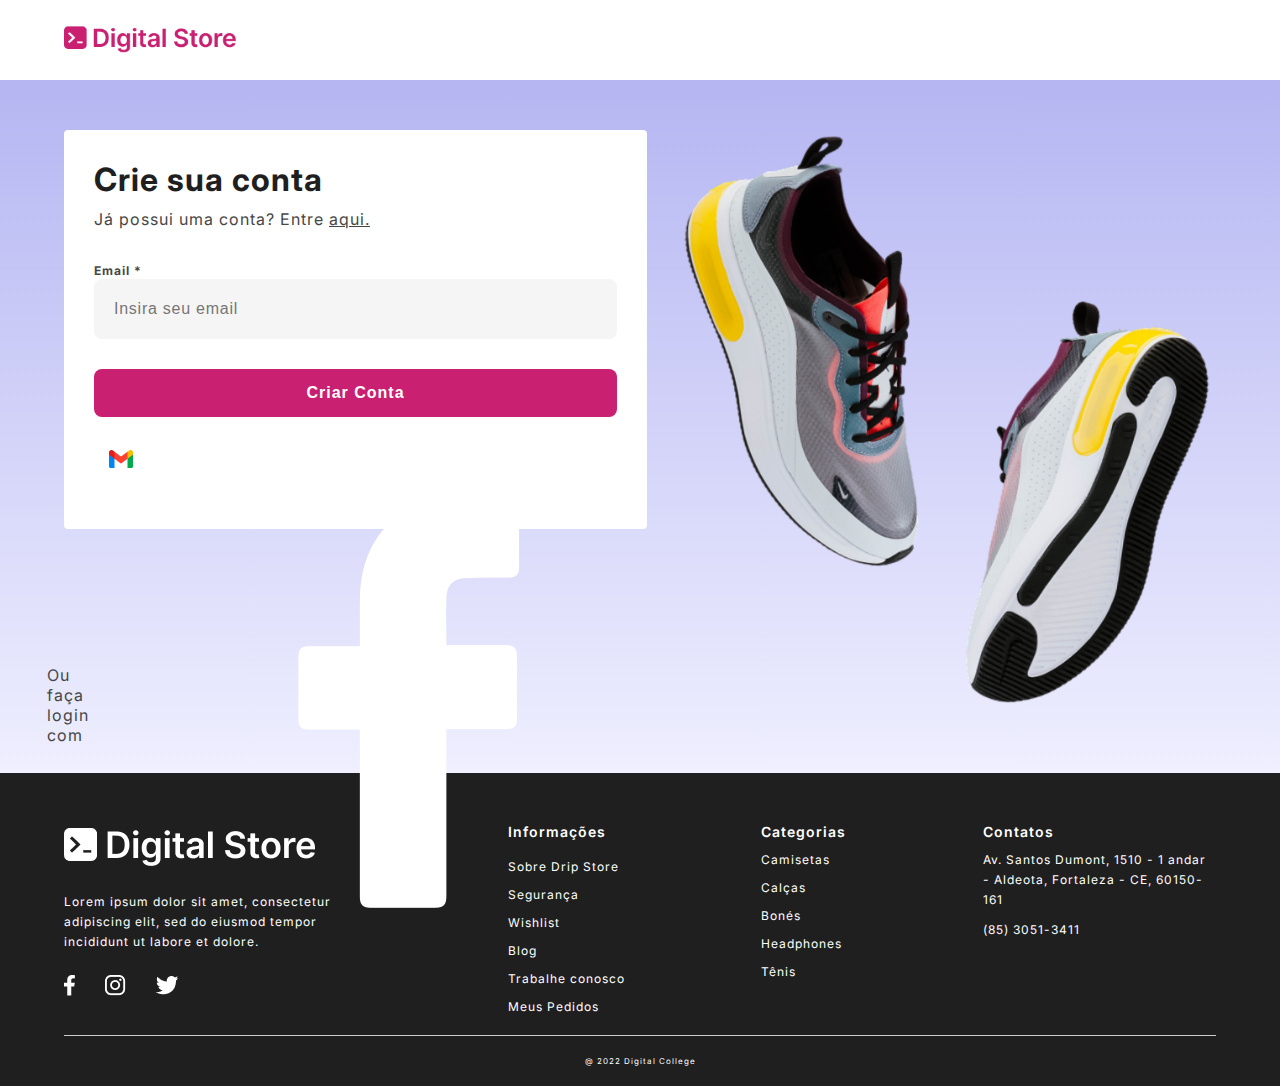
<file: pages/criação-de-conta/index.html>
<!DOCTYPE html>
<html lang="pt-BR">
  <head>
    <meta charset="UTF-8" />
    <meta name="viewport" content="width=device-width, initial-scale=1.0" />
    <link rel="stylesheet" href="style.css" />
    <title>Drip Store - Cri</title>
    <link rel="preconnect" href="https://fonts.googleapis.com" />
    <link rel="preconnect" href="https://fonts.gstatic.com" crossorigin />
    <link
      href="https://fonts.googleapis.com/css2?family=Inter:ital,opsz,wght@0,14..32,100..900;1,14..32,100..900&family=Lexend:wght@100..900&family=Open+Sans:ital,wght@0,300..800;1,300..800&family=Raleway:ital,wght@0,100..900;1,100..900&display=swap"
      rel="stylesheet"
    />
  </head>
  <body>
    <header>
      <!-- HEADER -->
      <div class="header-container">
        <a href="../../index.html"><img src="../../imgs/logo.png" alt="logo1" /></a>
      </div>
    </header>
    <!-- Banner e criação de conta -->
    <section class="container-section-banner">
      <div class="container-div-banner">
        <div class="container-crie-conta">
          <div class="titulo-e-subtitulo">
            <h1>Crie sua conta</h1>
            <p>Já possui uma conta? Entre <a href="#">aqui.</a></p>
          </div>
          <div class="email">
            <form action="">
              <label for="Email">Email *</label>
              <input
                type="email"
                name="email"
                id="email"
                placeholder="Insira seu email"
              />
            </form>
          </div>
          <div class="botao-criar-conta">
            <a href="../form-criacao-de-conta/form.html"><button type="submit">Criar Conta</button></a>
          </div>
          <div class="login-com-redes-sociais">
            <p>Ou faça login com</p>
            <div class="imagens-redes">
              <a href="#"><img src="../../imgs/gmail 1.png" alt="gmail" /></a>
              <a href="#"><img src="../../imgs/facebook.png" alt="facebook" /></a>
            </div>
          </div>
        </div>
        <div class="imagens-tenis">
          <img id="tenis1" src="../../imgs/TENIS IMG 1.png" alt="" />
        </div>
      </div>
    </section>
    <!-- FOOTER -->
    <footer>
      <div class="container-geral-footer">
        <div class="logo-lorem-e-redes">
          <img
            src="../../imgs/logo white.png"
            alt="logo-white"
            id="logo-white"
          />
          <p id="lorem">
            Lorem ipsum dolor sit amet, consectetur adipiscing elit, sed do
            eiusmod tempor incididunt ut labore et dolore.
          </p>
          <div class="imagens-redes-footer">
            <a href="#"
              ><img src="../../imgs/fcbk white.png" alt="fcbk-white"
            /></a>
            <a href="#"
              ><img src="../../imgs/instagram white.png" alt="instagram-white"
            /></a>
            <a href="#"
              ><img src="../../imgs/twitter white.png" alt="twitter-white"
            /></a>
          </div>
        </div>
        <div class="footer-informacoes">
          <h3>Informações</h3>
          <nav>
            <ul>
              <li><a href="#">Sobre Drip Store</a></li>
              <li><a href="#">Segurança</a></li>
              <li><a href="#">Wishlist </a></li>
              <li><a href="#">Blog</a></li>
              <li><a href="#">Trabalhe conosco</a></li>
              <li><a href="#">Meus Pedidos </a></li>
            </ul>
          </nav>
        </div>
        <div class="footer-categorias">
          <nav>
            <ul>
              <h3>Categorias</h3>
              <li><a href="#">Camisetas</a></li>
              <li><a href="#">Calças</a></li>
              <li><a href="#">Bonés</a></li>
              <li><a href="#">Headphones</a></li>
              <li><a href="#">Tênis</a></li>
            </ul>
          </nav>
        </div>
        <div class="footer-contatos">
          <h3>Contatos</h3>
          <div class="footer-endereco-telefone">
            <p>
              Av. Santos Dumont, 1510 - 1 andar - Aldeota, Fortaleza - CE,
              60150-161
            </p>
            <p>(85) 3051-3411</p>
          </div>
        </div>
      </div>
      <div class="footer-assinatura">
        <p>@ 2022 Digital College</p>
      </div>
    </footer>
  </body>
</html>
</file>
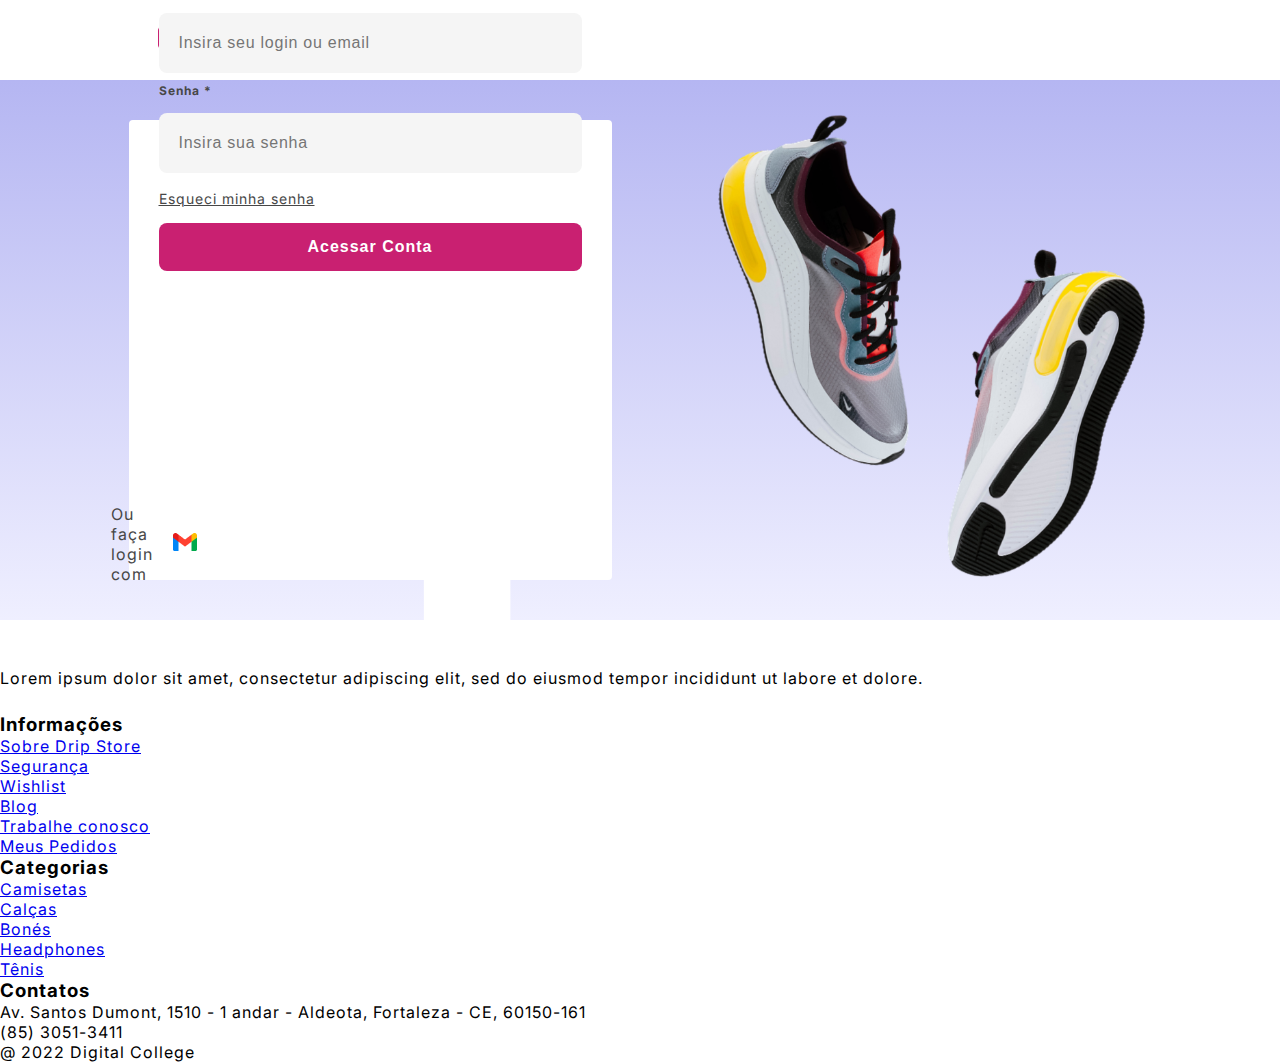
<file: pages/login/index.html>
<!DOCTYPE html>
<html lang="pt-BR">
  <head>
    <meta charset="UTF-8" />
    <meta name="viewport" content="width=device-width, initial-scale=1.0" />
    <link rel="stylesheet" href="style.css" />
    <title>Drip Store - Login</title>
    <link rel="preconnect" href="https://fonts.googleapis.com" />
    <link rel="preconnect" href="https://fonts.gstatic.com" crossorigin />
    <link
      href="https://fonts.googleapis.com/css2?family=Inter:ital,opsz,wght@0,14..32,100..900;1,14..32,100..900&family=Lexend:wght@100..900&family=Open+Sans:ital,wght@0,300..800;1,300..800&family=Raleway:ital,wght@0,100..900;1,100..900&display=swap"
      rel="stylesheet"
    />
  </head>
  <body>
    <!-- Header -->
    <header>
      <div class="header-container">
        <img src="../../imgs/logo.png" alt="logo1" />
      </div>
    </header>
    <!-- Banner e tela login -->
    <section class="container-section-banner">
      <div class="container-div-banner">
        <div class="container-login">
          <div class="titulo-e-subtitulo">
            <h1>Acesse sua conta</h1>
            <p>Novo cliente? Então registre-se <a href="#">aqui.</a></p>
          </div>
          <div class="container-email-e-senha">
            <form action="">
              <label for="email">Login *</label>
              <input
                type="email"
                name="email"
                id="email"
                placeholder="Insira seu login ou email"
              />
              <label for="senha">Senha *</label>
              <input
                type="password"
                name="senha"
                id="senha"
                placeholder="Insira sua senha"
              />
            </form>
          </div>
          <div class="esqueci-minha-senha">
            <a href="#">Esqueci minha senha</a>
          </div>
          <div class="botao-acessar-conta">
            <button type="submit">Acessar Conta</button>
          </div>
          <div class="login-com-redes-sociais">
            <p>Ou faça login com</p>
            <a href="#"><img src="../../imgs/gmail 1.png" alt="gmail" /></a>

            <a href="#"><img src="../../imgs/facebook.png" alt="facebook" /></a>
          </div>
        </div>
        <div class="imagens-tenis">
          <img id="tenis1" src="../../imgs/TENIS IMG 1.png" alt="" />
        </div>
      </div>
    </section>
    <!-- FOOTER -->
    <footer>
      <div class="container-geral-footer">
        <div class="logo-lorem-e-redes">
          <img
            src="../../imgs/logo white.png"
            alt="logo-white"
            id="logo-white"
          />
          <p id="lorem">
            Lorem ipsum dolor sit amet, consectetur adipiscing elit, sed do
            eiusmod tempor incididunt ut labore et dolore.
          </p>
          <div class="imagens-redes-footer">
            <a href="#"
              ><img src="../../imgs/fcbk white.png" alt="fcbk-white"
            /></a>
            <a href="#"
              ><img src="../../imgs/instagram white.png" alt="instagram-white"
            /></a>
            <a href="#"
              ><img src="../../imgs/twitter white.png" alt="twitter-white"
            /></a>
          </div>
        </div>
        <div class="footer-informacoes">
          <h3>Informações</h3>
          <nav>
            <ul>
              <li><a href="#">Sobre Drip Store</a></li>
              <li><a href="#">Segurança</a></li>
              <li><a href="#">Wishlist </a></li>
              <li><a href="#">Blog</a></li>
              <li><a href="#">Trabalhe conosco</a></li>
              <li><a href="#">Meus Pedidos </a></li>
            </ul>
          </nav>
        </div>
        <div class="footer-categorias">
          <nav>
            <ul>
              <h3>Categorias</h3>
              <li><a href="#">Camisetas</a></li>
              <li><a href="#">Calças</a></li>
              <li><a href="#">Bonés</a></li>
              <li><a href="#">Headphones</a></li>
              <li><a href="#">Tênis</a></li>
            </ul>
          </nav>
        </div>
        <div class="footer-contatos">
          <h3>Contatos</h3>
          <div class="footer-endereco-telefone">
            <p>
              Av. Santos Dumont, 1510 - 1 andar - Aldeota, Fortaleza - CE,
              60150-161
            </p>
            <p>(85) 3051-3411</p>
          </div>
        </div>
      </div>
      <div class="footer-assinatura">
        <p>@ 2022 Digital College</p>
      </div>
    </footer>
  </body>
</html>
</file>
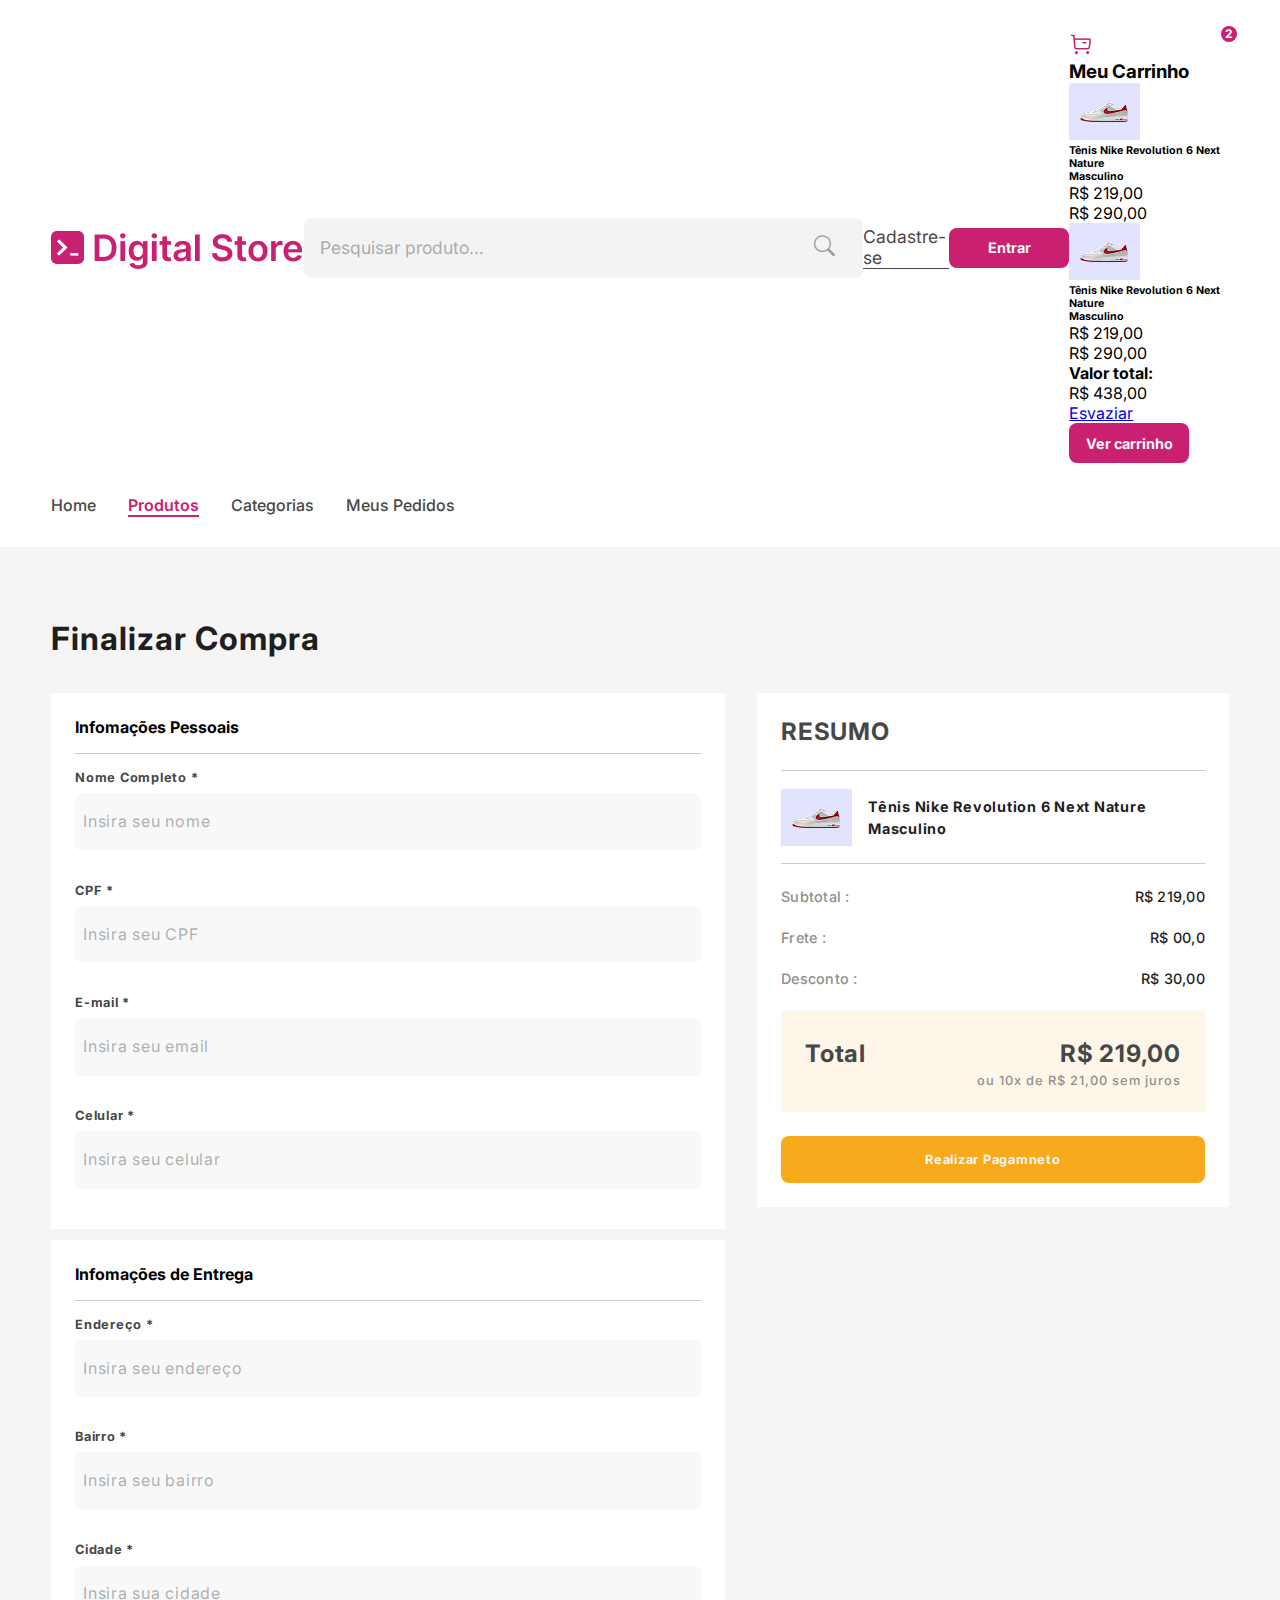
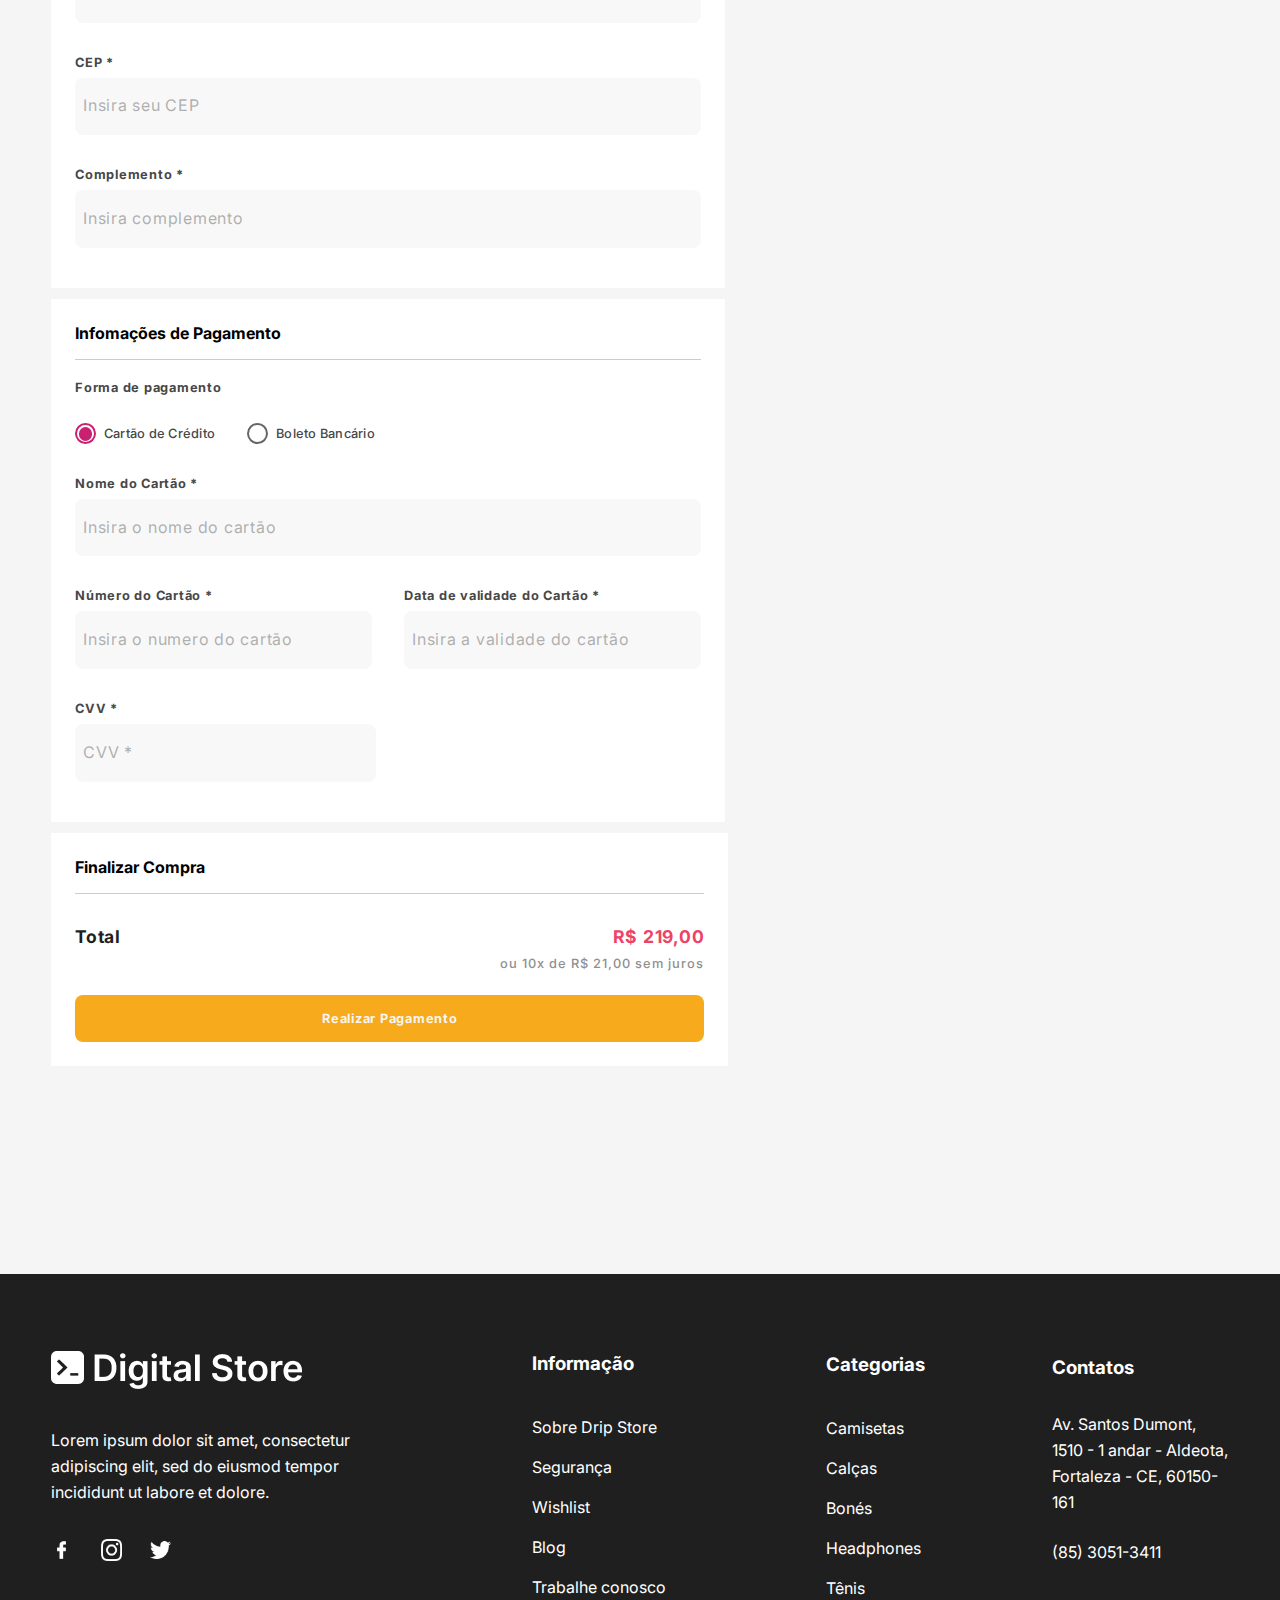
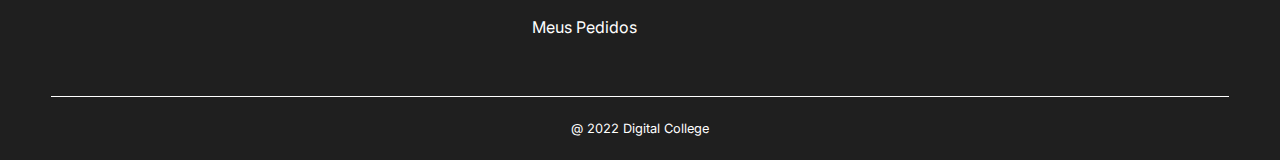
<file: pages/confirmacao_compra/confirmacao-compra.html>
<!DOCTYPE html>
<html lang="pt-BR">
  <head>
    <meta charset="UTF-8" />
    <meta name="viewport" content="width=device-width, initial-scale=1.0" />
    <link rel="stylesheet" href="../../variaveis.css" />
    <link rel="stylesheet" href="confirmacao-compra.css" />
    <link rel="stylesheet" href="response.confirmacao-compra.css" />
    <link rel="preconnect" href="https://fonts.googleapis.com" />
    <link rel="preconnect" href="https://fonts.gstatic.com" crossorigin />
    <link
      href="https://fonts.googleapis.com/css2?family=Inter:ital,opsz,wght@0,14..32,100..900;1,14..32,100..900&family=Lexend:wght@100..900&family=Open+Sans:ital,wght@0,300..800;1,300..800&family=Raleway:ital,wght@0,100..900;1,100..900&display=swap"
      rel="stylesheet"
    />
    <link
      rel="stylesheet"
      href="https://cdn.jsdelivr.net/npm/bootstrap-icons@1.13.1/font/bootstrap-icons.min.css"
    />
    <title>Drip-Store Pagina-Sucesso</title>
  </head>
  <body>
    <!-- Menu------------------------ -->
    <header>
      <div class="interface">
        <section class="container-menu">
          <div class="div-logo">
            <div class="menu-hamburger">
              <i class="bi bi-list"></i>
            </div>
            <img class="logo" src="../../imgs/logo.png" alt="Digital Store" />
            <div class="container-input">
              <input
                class="input-menu"
                type="text"
                placeholder="Pesquisar produto..."
              />

              <i class="bi bi-search lupa"></i>
            </div>
            <a class="cadastrar" href="#">Cadastre-se</a>
            <a class="link-menu-entrar" href="#">
              <button>Entrar</button>
            </a>
            <div class="buy">
              <img class="carrinho" src="../../imgs/Buy.png" alt="" />
              <div class="quant-car">2</div>
              <!-- Interação Carrinho ------------------------------- -->
              <div class="container-inter-carrinho">
                <h3>Meu Carrinho</h3>
                <div class="cards-carrinho">
                  <div class="itens-do-carrinho">
                    <div>
                      <div class="item-car">
                        <img src="../../imgs/Tenis-m-pedidos.png" alt="Tenis" />
                        <div class="txt-item-carrinho">
                          <h6>Tênis Nike Revolution 6 Next Nature</h6>
                          <h6>Masculino</h6>
                        </div>
                      </div>
                      <div class="box-precos-carrinho">
                        <p class="preco-carrinho">R$ 219,00</p>
                        <p class="preco-riscado">R$ 290,00</p>
                      </div>
                    </div>
                    <div>
                      <div class="item-car">
                        <img src="../../imgs/Tenis-m-pedidos.png" alt="Tenis" />
                        <div class="txt-item-carrinho">
                          <h6>Tênis Nike Revolution 6 Next Nature</h6>
                          <h6>Masculino</h6>
                        </div>
                      </div>
                      <div class="box-precos-carrinho">
                        <p class="preco-carrinho">R$ 219,00</p>
                        <p class="preco-riscado">R$ 290,00</p>
                      </div>
                    </div>
                  </div>
                </div>
                <div class="container-valor-total-carrinho">
                  <div class="box-total-carrinho">
                    <h4 class="txt-valor-total">Valor total:</h4>
                    <p>R$ 438,00</p>
                  </div>
                  <div class="box-total-carrinho">
                    <a class="link-esvaziar" href="#">Esvaziar</a>
                    <a class="link-btn-carrinho" href="#"
                      ><button class="btn-carrinho">Ver carrinho</button></a
                    >
                  </div>
                </div>
              </div>
              <!--///// fim Interação Carrinho ------------------------------- -->
            </div>
          </div>
          <div class="box-input-mobile">
            <div class="container-input-mobile">
              <input
                class="input-menu-mobile"
                type="text"
                placeholder="Pesquisar produto..."
              />

              <i class="bi bi-search lupa-mobile"></i>
            </div>
          </div>

          <div class="div-nav">
            <nav>
              <ul>
                <li><a class="n-ativa" href="#">Home</a></li>
                <li><a class="ativa" href="#">Produtos</a></li>
                <li><a class="n-ativa" href="#">Categorias</a></li>
                <li><a class="n-ativa" href="#">Meus Pedidos</a></li>
              </ul>
            </nav>
          </div>
          <div class="box-nav-mobile">
            <div class="div-nav-mobile">
              <nav>
                <h4 class="titulo-nav-mobile">Paginas</h4>
                <ul>
                  <li><a class="ativa-mobile" href="#">Home</a></li>
                  <li><a class="n-ativa-mobile" href="#">Produtos</a></li>
                  <li><a class="n-ativa-mobile" href="#">Categorias</a></li>
                  <li><a class="n-ativa-mobile" href="#">Meus Pedidos</a></li>
                </ul>
              </nav>
              <div class="menu-mobile-btn">
                <a class="cadastrar-mobile" href="#">Cadastre-se</a>
                <a href="#">
                  <button>Entrar</button>
                </a>
              </div>
            </div>
          </div>
        </section>
      </div>
    </header>
    <!--Fim Menu--------------------------------- -->

    <!-- Section inicio------------------------------ -->
    <section class="container-confimacao-compra-inicio">
      <div class="interface">
        <div class="container-form-comfirmacao">
          <h1>Finalizar Compra</h1>
          <div class="container-form-resumo">
            <div class="box-form">
              <div class="div-form-compra">
                <h4>Infomações Pessoais</h4>
                <form>
                  <div class="txt-input">
                    <label for="nome">Nome Completo *</label>
                    <input
                      type="text"
                      name="nome"
                      placeholder="Insira seu nome"
                    />
                  </div>
                  <div class="txt-input">
                    <label for="cpf">CPF *</label>
                    <input
                      type="number"
                      name="cpf"
                      placeholder="Insira seu CPF"
                    />
                  </div>
                  <div class="txt-input">
                    <label for="nome">E-mail *</label>
                    <input
                      type="email"
                      name="email"
                      placeholder="Insira seu email"
                    />
                  </div>
                  <div class="txt-input">
                    <label for="celular">Celular *</label>
                    <input
                      type="number"
                      name="number"
                      placeholder="Insira seu celular"
                    />
                  </div>
                </form>
              </div>
              <div class="div-form-compra">
                <h4>Infomações de Entrega</h4>
                <form>
                  <div class="txt-input">
                    <label for="nome">Endereço *</label>
                    <input
                      type="text"
                      name="endereco"
                      placeholder="Insira seu endereço"
                    />
                  </div>
                  <div class="txt-input">
                    <label for="cpf">Bairro *</label>
                    <input
                      type="text"
                      name="bairro"
                      placeholder="Insira seu bairro"
                    />
                  </div>
                  <div class="txt-input">
                    <label for="cidade">Cidade *</label>
                    <input
                      type="text"
                      name="cidade"
                      placeholder="Insira sua cidade"
                    />
                  </div>
                  <div class="txt-input">
                    <label for="cep">CEP *</label>
                    <input
                      type="number"
                      name="cep"
                      placeholder="Insira seu CEP"
                    />
                  </div>
                  <div class="txt-input">
                    <label for="complemento">Complemento *</label>
                    <input
                      type="text"
                      name="complemento"
                      placeholder="Insira complemento"
                    />
                  </div>
                </form>
              </div>
              <div class="div-form-compra">
                <h4>Infomações de Pagamento</h4>
                <form>
                  <div class="box-input-radio">
                    <label for="formaPagamneto">Forma de pagamento</label>
                    <div class="divs-radio">
                      <div class="radio-pagamento">
                        <input type="radio" name="formaPagamneto" checked />
                        <p>Cartão de Crédito</p>
                      </div>
                      <div class="radio-pagamento">
                        <input type="radio" name="formaPagamneto" />
                        <p>Boleto Bancário</p>
                      </div>
                    </div>
                  </div>
                  <div class="txt-input">
                    <label for="nomeCartao">Nome do Cartão *</label>
                    <input
                      type="text"
                      name="nomeCartao"
                      placeholder="Insira o nome do cartão"
                    />
                  </div>
                  <div class="div-cartao-num">
                    <div class="txt-input">
                      <label for="numCartao">Número do Cartão *</label>
                      <input
                        type="number"
                        name="numCartao"
                        placeholder="Insira o numero do cartão"
                      />
                    </div>
                    <div class="txt-input">
                      <label for="valiadadeCartao"
                        >Data de validade do Cartão *</label
                      >
                      <input
                        type="number"
                        name="valiadadeCartao"
                        placeholder="Insira a validade do cartão"
                      />
                    </div>
                  </div>

                  <div class="txt-input">
                    <label for="codCartao">CVV *</label>
                    <input
                      class="cod-cartao"
                      type="number"
                      name="codCartao"
                      placeholder="CVV *"
                    />
                  </div>
                </form>
              </div>
            </div>
            <div class="div-resumo-compra">
              <div class="box-resumo">
                <h2>RESUMO</h2>
                <div class="img-txt-resumo">
                  <img src="../../imgs/Tenis-m-pedidos.png" alt="Tenis" />
                  <div class="card-txt-resumo">
                    <h6>Tênis Nike Revolution 6 Next Nature</h6>
                    <p>Masculino</p>
                  </div>
                </div>
                <div class="container-sub-fre-desc">
                  <div class="sub-fre-desc">
                    <p>Subtotal :</p>
                    <h3>R$ 219,00</h3>
                  </div>
                  <div class="sub-fre-desc">
                    <p>Frete :</p>
                    <h3>R$ 00,0</h3>
                  </div>
                  <div class="sub-fre-desc">
                    <p>Desconto :</p>
                    <h3>R$ 30,00</h3>
                  </div>
                </div>
                <div class="valor-total-resumo">
                  <div>
                    <h2>Total</h2>
                  </div>
                  <div class="total-preco">
                    <h2>R$ 219,00</h2>
                    <p>ou 10x de R$ 21,00 sem juros</p>
                  </div>
                </div>
                <div class="btn-voltar">
                  <a href="#"><button>Realizar Pagamneto</button></a>
                </div>
              </div>
            </div>
          </div>
          <div class="div-form-preco-final">
            <h4>Finalizar Compra</h4>
            <form>
              <div class="valor-total-final">
                <div class="txt-final">
                  <h2>Total</h2>
                </div>
                <div class="total-preco-final">
                  <h2>R$ 219,00</h2>
                  <p>ou 10x de R$ 21,00 sem juros</p>
                </div>
              </div>
              <div class="btn-pagamento-final">
                <a href="#"><button>Realizar Pagamento</button></a>
              </div>
            </form>
          </div>
        </div>
      </div>
    </section>
    <!--Fim Section inicio-------------------------- -->

    <!-- FOOTER----------------------------------------- -->
    <footer>
      <div class="interface">
        <div class="container-geral-footer">
          <div class="logo-lorem-e-redes">
            <img
              src="../../imgs/logo (1).png"
              alt="logo-white"
              id="logo-white"
            />
            <p id="lorem">
              Lorem ipsum dolor sit amet, consectetur adipiscing elit, sed do
              eiusmod tempor incididunt ut labore et dolore.
            </p>
            <div class="imagens-redes-footer">
              <a href="#"
                ><img src="../../imgs/facebook.png" alt="fcbk-white"
              /></a>
              <a href="#"
                ><img src="../../imgs/instagram.png" alt="instagram-white"
              /></a>
              <a href="#"
                ><img src="../../imgs/twitter.png" alt="twitter-white"
              /></a>
            </div>
          </div>
          <div class="footer-inf-categ">
            <div class="footer-informacoes">
              <h3>Informação</h3>
              <nav>
                <ul>
                  <li><a href="#">Sobre Drip Store</a></li>
                  <li><a href="#">Segurança</a></li>
                  <li><a href="#">Wishlist </a></li>
                  <li><a href="#">Blog</a></li>
                  <li><a href="#">Trabalhe conosco</a></li>
                  <li><a href="#">Meus Pedidos </a></li>
                </ul>
              </nav>
            </div>
            <div class="footer-categorias">
              <h3>Categorias</h3>
              <nav>
                <ul>
                  <li><a href="#">Camisetas</a></li>
                  <li><a href="#">Calças</a></li>
                  <li><a href="#">Bonés</a></li>
                  <li><a href="#">Headphones</a></li>
                  <li><a href="#">Tênis</a></li>
                </ul>
              </nav>
            </div>
          </div>

          <div class="footer-contatos">
            <h3>Contatos</h3>
            <div class="footer-endereco-telefone">
              <p>
                Av. Santos Dumont, 1510 - 1 andar - Aldeota, Fortaleza - CE,
                60150-161
              </p>
              <p>(85) 3051-3411</p>
            </div>
          </div>
        </div>
        <div class="footer-assinatura">
          <p>@ 2022 Digital College</p>
        </div>
      </div>
    </footer>
  </body>
</html>
</file>
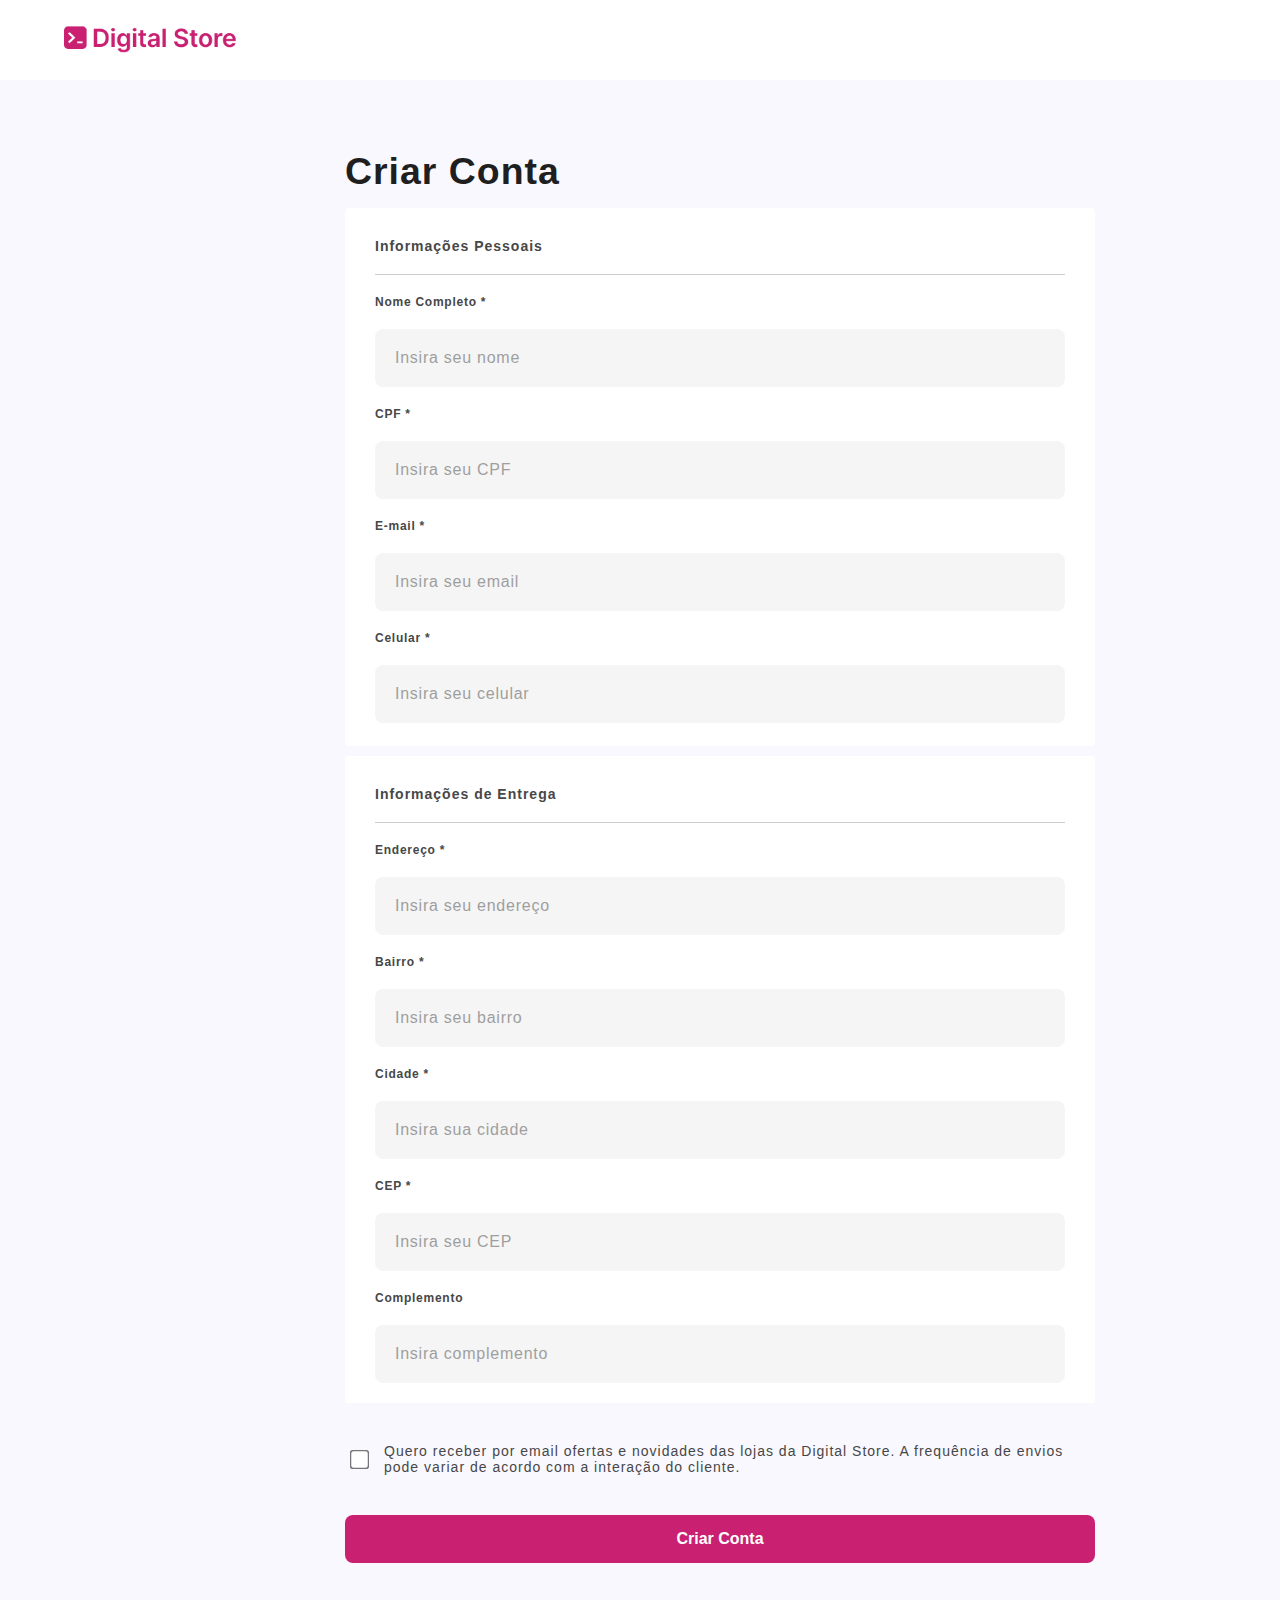
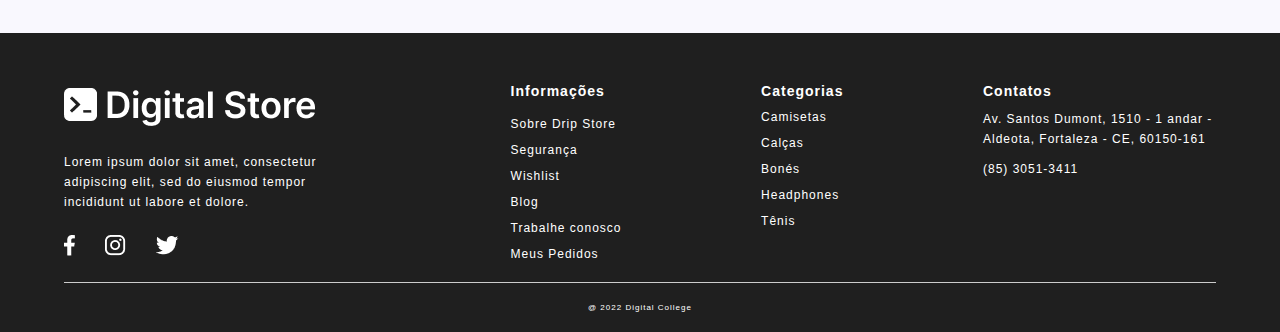
<file: pages/form-criacao-de-conta/form.html>
<!DOCTYPE html>
<html lang="en">
  <head>
    <meta charset="UTF-8" />
    <meta name="viewport" content="width=device-width, initial-scale=1.0" />
    <title>Document</title>
    <link rel="stylesheet" href="form.css" />
  </head>
  <body>
    <!-- HEADER -->
    <header>
      <div class="header-container">
        <img src="../../imgs/logo.png" alt="logo1" />
      </div>
    </header>
    <section class="section-container">
      <div class="div-container-geral">
        <div class="h1-criar-conta">
          <h3>Criar Conta</h3>
        </div>
        <form>
          <div class="informacoes-pessoais">
            <p>Informações Pessoais</p>
            <hr />

            <label for="nome">Nome Completo *</label>
            <input
              type="text"
              class="input-form"
              id="nome"
              placeholder="Insira seu nome"
            />
            <label for="cpf">CPF *</label>
            <input
              type="text"
              class="input-form"
              id="cpf"
              placeholder="Insira seu CPF"
            />
            <label for="email">E-mail *</label>
            <input
              type="email"
              class="input-form"
              id="email"
              placeholder="Insira seu email"
            />
            <label for="celular">Celular *</label>
            <input
              type="text"
              class="input-form"
              id="celular"
              placeholder="Insira seu celular"
            />
          </div>
          <div class="informacoes-de-entrega">
            <p>Informações de Entrega</p>
            <hr />

            <label for="endereco">Endereço *</label>
            <input
              type="text"
              class="input-form"
              id="endereco"
              placeholder="Insira seu endereço"
            />
            <label for="cpf">Bairro *</label>
            <input
              type="text"
              class="input-form"
              id="bairro"
              placeholder="Insira seu bairro"
            />
            <label for="email">Cidade *</label>
            <input
              type="email"
              class="input-form"
              id="cidade"
              placeholder="Insira sua cidade"
            />
            <label for="cep">CEP *</label>
            <input
              type="text"
              class="input-form"
              id="cep"
              placeholder="Insira seu CEP"
            />
            <label for="complemento">Complemento</label>
            <input
              type="text"
              class="input-form"
              id="complemento"
              placeholder="Insira complemento"
            />
          </div>
          <div class="input-check">
            <input type="checkbox" id="check" />
            <p>
              Quero receber por email ofertas e novidades das lojas da Digital
              Store. A frequência de envios pode variar de acordo com a
              interação do cliente.
            </p>
          </div>
          <div class="botao-criar-conta">
            <button type="submit">Criar Conta</button>
          </div>
        </form>
      </div>
    </section>

    <!-- FOOTER -->
    <footer>
      <div class="container-geral-footer">
        <div class="logo-lorem-e-redes">
          <img
            src="../../imgs/logo white.png"
            alt="logo-white"
            id="logo-white"
          />
          <p id="lorem">
            Lorem ipsum dolor sit amet, consectetur adipiscing elit, sed do
            eiusmod tempor incididunt ut labore et dolore.
          </p>
          <div class="imagens-redes-footer">
            <a href="#"
              ><img src="../../imgs/fcbk white.png" alt="fcbk-white"
            /></a>
            <a href="#"
              ><img src="../../imgs/instagram white.png" alt="instagram-white"
            /></a>
            <a href="#"
              ><img src="../../imgs/twitter white.png" alt="twitter-white"
            /></a>
          </div>
        </div>
        <div class="footer-informacoes">
          <h3>Informações</h3>
          <nav>
            <ul>
              <li><a href="#">Sobre Drip Store</a></li>
              <li><a href="#">Segurança</a></li>
              <li><a href="#">Wishlist </a></li>
              <li><a href="#">Blog</a></li>
              <li><a href="#">Trabalhe conosco</a></li>
              <li><a href="#">Meus Pedidos </a></li>
            </ul>
          </nav>
        </div>
        <div class="footer-categorias">
          <nav>
            <ul>
              <h3>Categorias</h3>
              <li><a href="#">Camisetas</a></li>
              <li><a href="#">Calças</a></li>
              <li><a href="#">Bonés</a></li>
              <li><a href="#">Headphones</a></li>
              <li><a href="#">Tênis</a></li>
            </ul>
          </nav>
        </div>
        <div class="footer-contatos">
          <h3>Contatos</h3>
          <div class="footer-endereco-telefone">
            <p>
              Av. Santos Dumont, 1510 - 1 andar - Aldeota, Fortaleza - CE,
              60150-161
            </p>
            <p>(85) 3051-3411</p>
          </div>
        </div>
      </div>
      <div class="footer-assinatura">
        <p>@ 2022 Digital College</p>
      </div>
    </footer>
  </body>
</html>
</file>
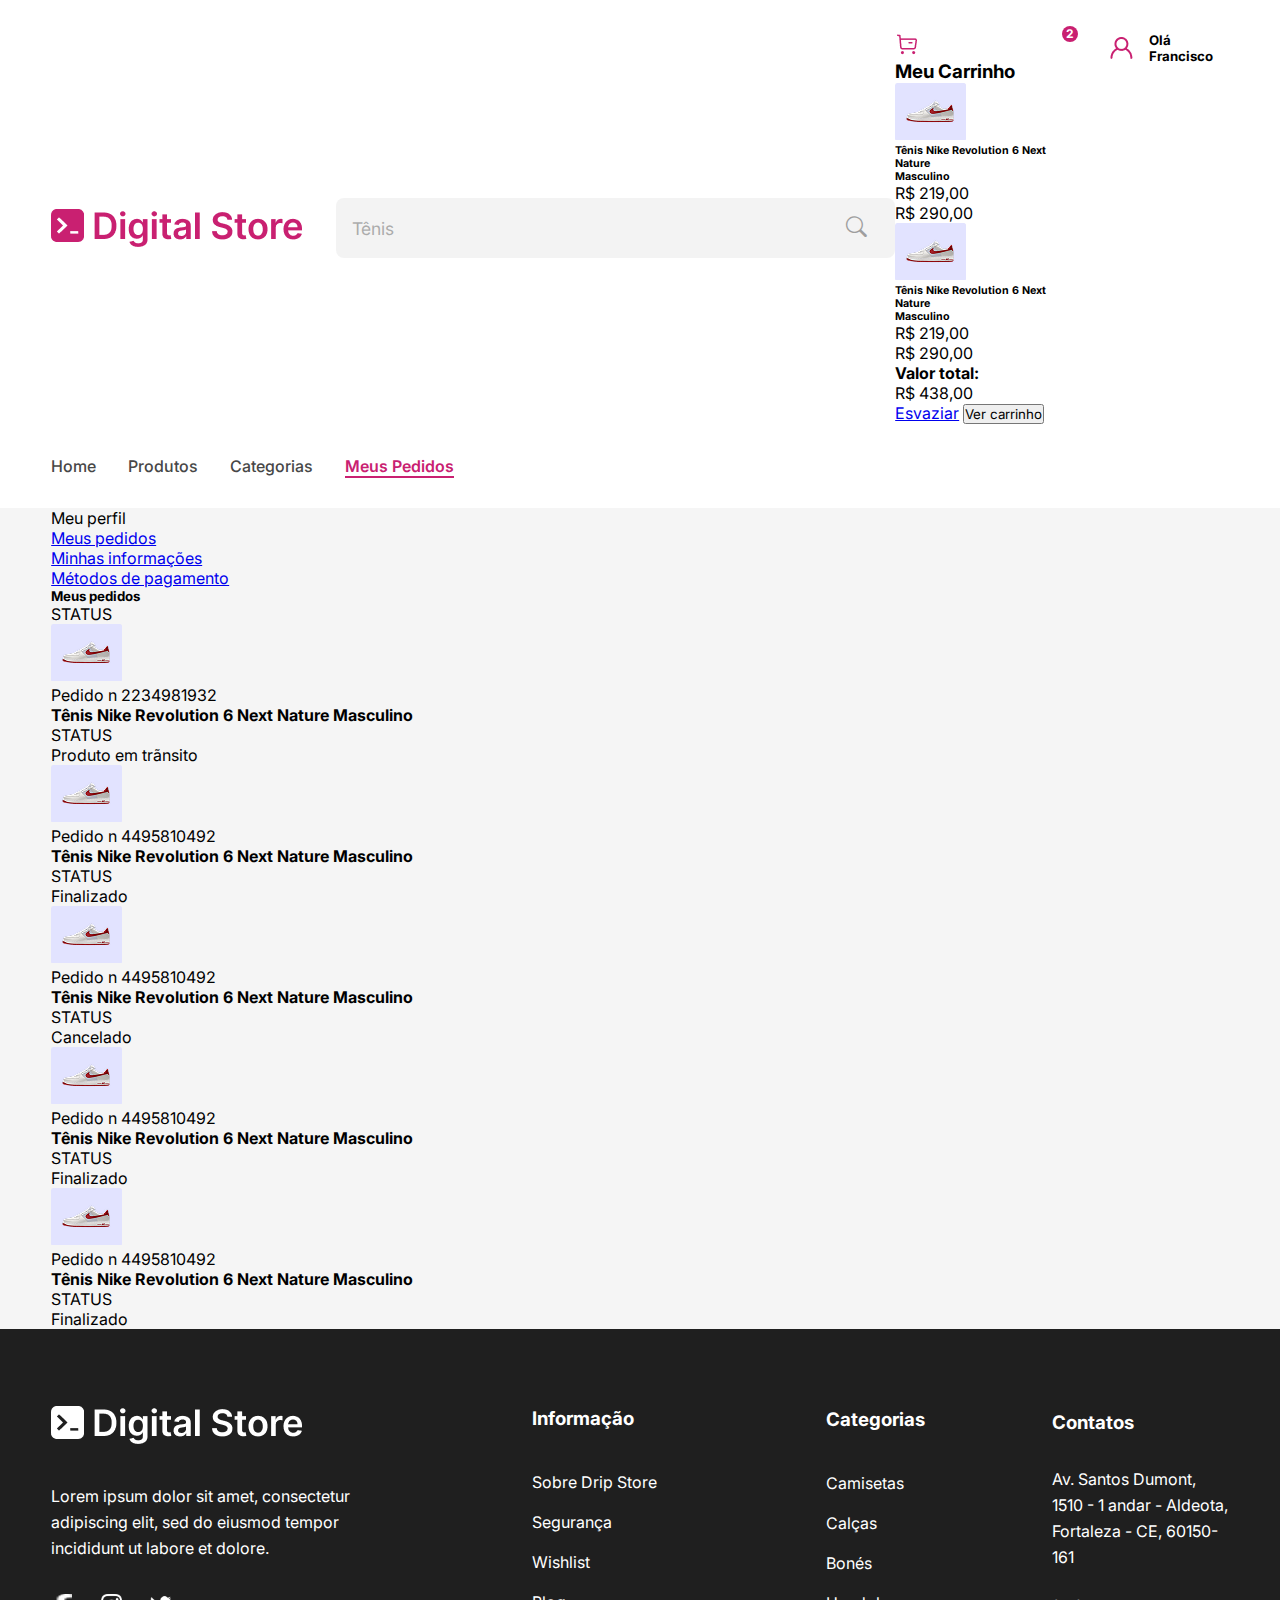
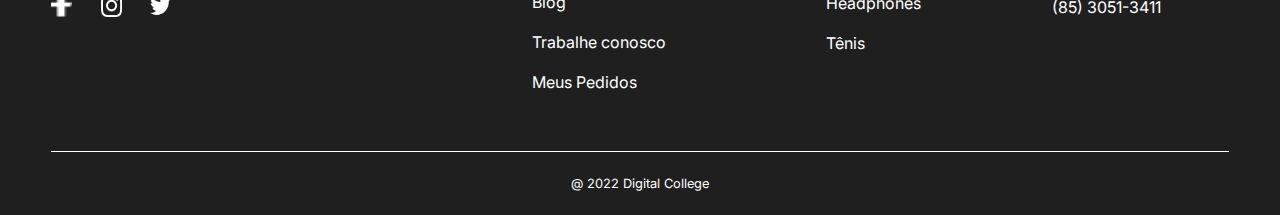
<file: pages/meus_pedidos/meus-pedidos.html>
<!DOCTYPE html>
<html lang="pt-BR">
  <head>
    <meta charset="UTF-8" />
    <meta name="viewport" content="width=device-width, initial-scale=1.0" />
    <link rel="stylesheet" href="../../variaveis.css" />
    <link rel="stylesheet" href="meus-pedidos.css" />
    <link rel="stylesheet" href="responsividade-pedidos.css" />

    <link rel="preconnect" href="https://fonts.googleapis.com" />
    <link rel="preconnect" href="https://fonts.gstatic.com" crossorigin />
    <link
      href="https://fonts.googleapis.com/css2?family=Inter:ital,opsz,wght@0,14..32,100..900;1,14..32,100..900&family=Lexend:wght@100..900&family=Open+Sans:ital,wght@0,300..800;1,300..800&family=Raleway:ital,wght@0,100..900;1,100..900&display=swap"
      rel="stylesheet"
    />
    <link
      rel="stylesheet"
      href="https://cdn.jsdelivr.net/npm/bootstrap-icons@1.13.1/font/bootstrap-icons.min.css"
    />
    <title>Drip-Store Homepage</title>
  </head>
  <body>
    <!-- Menu------------------------ -->
    <header>
      <div class="interface">
        <section class="container-menu">
          <div class="div-logo">
            <div class="menu-hamburger">
              <i class="bi bi-list"></i>
            </div>
            <div class="box-logo-input">
              <a href="../../index.html"><img class="logo" src="../../imgs/logo.png" alt="Digital Store" /></a>
              <div class="container-input">
                <input class="input-menu" type="text" placeholder="Tênis" />

                <i class="bi bi-search lupa"></i>
              </div>
            </div>

            <div class="box-car-and-usuario">
              <div class="buy">
                <img class="carrinho" src="../../imgs/Buy.png" alt="" />
                <div class="quant-car">2</div>
                <!-- Interação Carrinho ------------------------------- -->
                <div class="container-inter-carrinho">
                  <h3>Meu Carrinho</h3>
                  <div class="cards-carrinho">
                    <div class="itens-do-carrinho">
                      <div>
                        <div class="item-car">
                          <img src="../../imgs/Tenis-m-pedidos.png" alt="Tenis" />
                          <div class="txt-item-carrinho">
                            <h6>Tênis Nike Revolution 6 Next Nature</h6>
                            <h6>Masculino</h6>
                          </div>
                        </div>
                        <div class="box-precos-carrinho">
                          <p class="preco-carrinho">R$ 219,00</p>
                          <p class="preco-riscado">R$ 290,00</p>
                        </div>
                      </div>
                      <div>
                        <div class="item-car">
                          <img src="../../imgs/Tenis-m-pedidos.png" alt="Tenis" />
                          <div class="txt-item-carrinho">
                            <h6>Tênis Nike Revolution 6 Next Nature</h6>
                            <h6>Masculino</h6>
                          </div>
                        </div>
                        <div class="box-precos-carrinho">
                          <p class="preco-carrinho">R$ 219,00</p>
                          <p class="preco-riscado">R$ 290,00</p>
                        </div>
                      </div>
                    </div>
                  </div>
                  <div class="container-valor-total-carrinho">
                    <div class="box-total-carrinho">
                      <h4 class="txt-valor-total">Valor total:</h4>
                      <p>R$ 438,00</p>
                    </div>
                    <div class="box-total-carrinho">
                      <a class="link-esvaziar" href="#">Esvaziar</a>
                      <a class="link-btn-carrinho" href="#"
                        ><button class="btn-carrinho">Ver carrinho</button></a
                      >
                    </div>
                  </div>
                </div>
                <!--///// fim Interação Carrinho ------------------------------- -->
              </div>
              <div class="usuario">
                <img src="../../imgs/Vector.png" alt="" />
                <h5>Olá Francisco</h5>
              </div>
            </div>
          </div>
          <div class="box-input-mobile">
            <div class="container-input-mobile">
              <input
                class="input-menu-mobile"
                type="text"
                placeholder="Pesquisar produto..."
              />

              <i class="bi bi-search lupa-mobile"></i>
            </div>
          </div>

          <div class="div-nav">
            <nav>
              <ul>
                <li><a class="n-ativa" href="../../index.html">Home</a></li>
                <li><a class="n-ativa" href="#">Produtos</a></li>
                <li><a class="n-ativa" href="#">Categorias</a></li>
                <li><a class="ativa" href="#">Meus Pedidos</a></li>
              </ul>
            </nav>
          </div>
          <div class="box-nav-mobile">
            <div class="div-nav-mobile">
              <div class="user-mobile">
                <h5>Olá Francisco</h5>
                <a href="#">Minha informações</a>
                <a href="#">Métodos de pagamento</a>
              </div>
              <nav>
                <h4 class="titulo-nav-mobile">Paginas</h4>
                <ul>
                  <li><a class="n-ativa-mobile" href="#">Home</a></li>
                  <li><a class="n-ativa-mobile" href="#">Produtos</a></li>
                  <li><a class="n-ativa-mobile" href="#">Categorias</a></li>
                  <li><a class="ativa-mobile" href="#">Meus Pedidos</a></li>
                </ul>
              </nav>
            </div>
          </div>
        </section>
      </div>
    </header>
    <!--Fim Menu--------------------------------- -->

    <!-- Section Meus pedidos------------------------------ -->
    <section class="container-meus-pedidos-inicio">
      <div class="interface">
        <div class="container-meus-pedidos">
          <div class="box-links-pedidos">
            <div class="links-meus-pedidos link-meu-perfil">
              <p href="#">Meu perfil</p>
            </div>
            <div class="links-meus-pedidos-ativo">
              <a href="#">Meus pedidos</a>
            </div>
            <div class="links-meus-pedidos">
              <a href="../minhas_informaçoes/minhas_informaçoes.html">Minhas informações</a>
            </div>
            <div class="links-meus-pedidos">
              <a href="../confirmacao_compra/confirmacao-compra.html">Métodos de pagamento</a>
            </div>
          </div>
          <div class="box-itens-meus-pedidos">
            <div class="titulo-pedidos">
              <h5>Meus pedidos</h5>
              <p>STATUS</p>
            </div>
            <div class="divs-item-pedidos">
              <div class="img-texto-pedidos">
                <img src="../../imgs/Tenis-m-pedidos.png" alt="Tenis" />
                <div class="txt-pedidos">
                  <p>Pedido n 2234981932</p>
                  <h4>Tênis Nike Revolution 6 Next Nature Masculino</h4>
                </div>
              </div>
              <div class="status-txt">
                <p class="status-mobile">STATUS</p>
                <p class="status-pedido">Produto em trãnsito</p>
              </div>
            </div>
            <div class="divs-item-pedidos">
              <div class="img-texto-pedidos">
                <img src="../../imgs/Tenis-m-pedidos.png" alt="Tenis" />
                <div class="txt-pedidos">
                  <p>Pedido n 4495810492</p>
                  <h4>Tênis Nike Revolution 6 Next Nature Masculino</h4>
                </div>
              </div>
              <div class="status-txt">
                <p class="status-mobile">STATUS</p>
                <p class="status-finalizado">Finalizado</p>
              </div>
            </div>
            <div class="divs-item-pedidos">
              <div class="img-texto-pedidos">
                <img src="../../imgs/Tenis-m-pedidos.png" alt="Tenis" />
                <div class="txt-pedidos">
                  <p>Pedido n 4495810492</p>
                  <h4>Tênis Nike Revolution 6 Next Nature Masculino</h4>
                </div>
              </div>
              <div class="status-txt">
                <p class="status-mobile">STATUS</p>
                <p class="status-cancelado">Cancelado</p>
              </div>
            </div>
            <div class="divs-item-pedidos">
              <div class="img-texto-pedidos">
                <img src="../../imgs/Tenis-m-pedidos.png" alt="Tenis" />
                <div class="txt-pedidos">
                  <p>Pedido n 4495810492</p>
                  <h4>Tênis Nike Revolution 6 Next Nature Masculino</h4>
                </div>
              </div>
              <div class="status-txt">
                <p class="status-mobile">STATUS</p>
                <p class="status-finalizado">Finalizado</p>
              </div>
            </div>
            <div class="divs-item-pedidos">
              <div class="img-texto-pedidos">
                <img src="../../imgs/Tenis-m-pedidos.png" alt="Tenis" />
                <div class="txt-pedidos">
                  <p>Pedido n 4495810492</p>
                  <h4>Tênis Nike Revolution 6 Next Nature Masculino</h4>
                </div>
              </div>
              <div class="status-txt">
                <p class="status-mobile">STATUS</p>
                <p class="status-finalizado">Finalizado</p>
              </div>
            </div>
          </div>
        </div>
      </div>
    </section>
    <!--Fim Section inicio-------------------------- -->

    <!-- FOOTER----------------------------------------- -->
    <footer>
      <div class="interface">
        <div class="container-geral-footer">
          <div class="logo-lorem-e-redes">
            <img
              src="../../imgs/logo (1).png"
              alt="logo-white"
              id="logo-white"
            />
            <p id="lorem">
              Lorem ipsum dolor sit amet, consectetur adipiscing elit, sed do
              eiusmod tempor incididunt ut labore et dolore.
            </p>
            <div class="imagens-redes-footer">
              <a href="#"
                ><img src="../../imgs/fcbk white.png" alt="fcbk-white"
              /></a>
              <a href="#"
                ><img src="../../imgs/instagram.png" alt="instagram-white"
              /></a>
              <a href="#"
                ><img src="../../imgs/twitter.png" alt="twitter-white"
              /></a>
            </div>
          </div>
          <div class="footer-inf-categ">
            <div class="footer-informacoes">
              <h3>Informação</h3>
              <nav>
                <ul>
                  <li><a href="#">Sobre Drip Store</a></li>
                  <li><a href="#">Segurança</a></li>
                  <li><a href="#">Wishlist </a></li>
                  <li><a href="#">Blog</a></li>
                  <li><a href="#">Trabalhe conosco</a></li>
                  <li><a href="#">Meus Pedidos </a></li>
                </ul>
              </nav>
            </div>
            <div class="footer-categorias">
              <h3>Categorias</h3>
              <nav>
                <ul>
                  <li><a href="#">Camisetas</a></li>
                  <li><a href="#">Calças</a></li>
                  <li><a href="#">Bonés</a></li>
                  <li><a href="#">Headphones</a></li>
                  <li><a href="#">Tênis</a></li>
                </ul>
              </nav>
            </div>
          </div>

          <div class="footer-contatos">
            <h3>Contatos</h3>
            <div class="footer-endereco-telefone">
              <p>
                Av. Santos Dumont, 1510 - 1 andar - Aldeota, Fortaleza - CE,
                60150-161
              </p>
              <p>(85) 3051-3411</p>
            </div>
          </div>
        </div>
        <div class="footer-assinatura">
          <p>@ 2022 Digital College</p>
        </div>
      </div>
    </footer>
  </body>
</html>
</file>
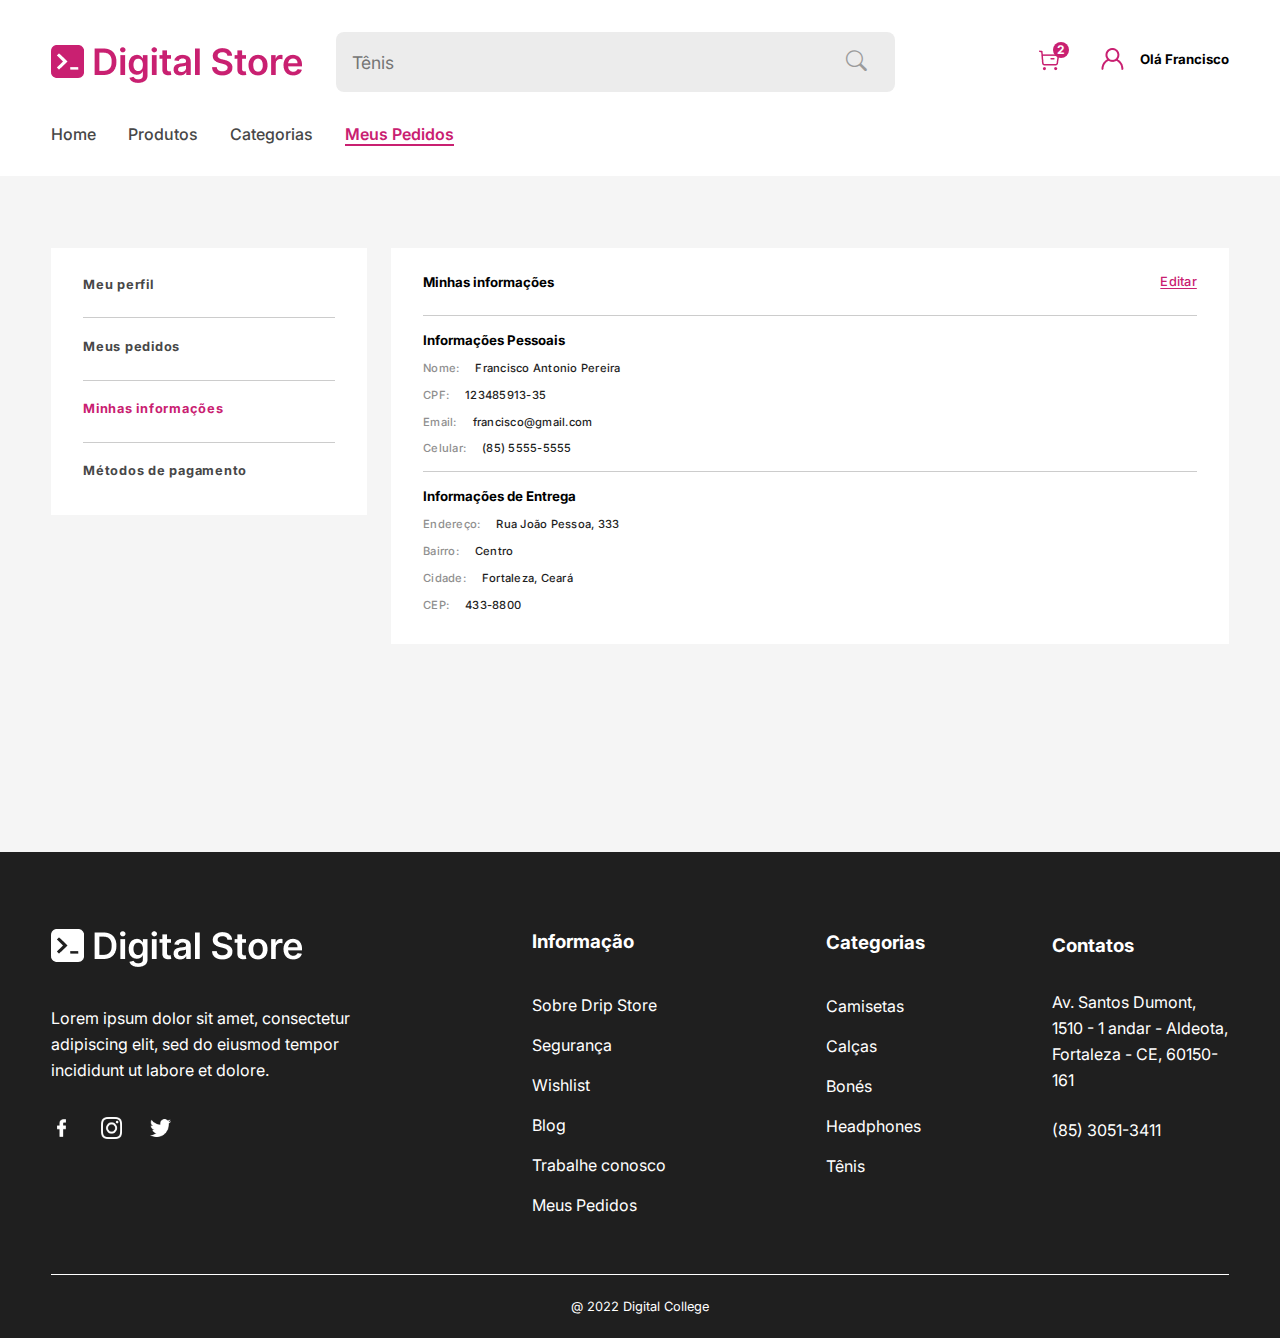
<file: pages/minhas_informaçoes/minhas_informaçoes.html>
<!DOCTYPE html>
<html lang="pt-BR">
  <head>
    <meta charset="UTF-8" />
    <meta name="viewport" content="width=device-width, initial-scale=1.0" />
    <link rel="stylesheet" href="../../variaveis.css" />
    <link rel="stylesheet" href="minhas_informacoes.css" />
    <link rel="stylesheet" href="responsive-informacoes.css" />

    <link rel="preconnect" href="https://fonts.googleapis.com" />
    <link rel="preconnect" href="https://fonts.gstatic.com" crossorigin />
    <link
      href="https://fonts.googleapis.com/css2?family=Inter:ital,opsz,wght@0,14..32,100..900;1,14..32,100..900&family=Lexend:wght@100..900&family=Open+Sans:ital,wght@0,300..800;1,300..800&family=Raleway:ital,wght@0,100..900;1,100..900&display=swap"
      rel="stylesheet"
    />
    <link
      rel="stylesheet"
      href="https://cdn.jsdelivr.net/npm/bootstrap-icons@1.13.1/font/bootstrap-icons.min.css"
    />
    <title>Drip-Store Minhas_informações</title>
  </head>
  <body>
    <!-- Menu------------------------ -->
    <header>
      <div class="interface">
        <section class="container-menu">
          <div class="div-logo">
            <div class="menu-hamburger">
              <i class="bi bi-list"></i>
            </div>
            <div class="box-logo-input">
              <img class="logo" src="../../imgs/logo.png" alt="Digital Store" />
              <div class="container-input">
                <input class="input-menu" type="text" placeholder="Tênis" />

                <i class="bi bi-search lupa"></i>
              </div>
            </div>

            <div class="box-car-and-usuario">
              <div class="buy">
                <img class="carrinho" src="../../imgs/Buy.png" alt="" />
                <div class="quant-car">2</div>
                <!-- Interação Carrinho ------------------------------- -->
                <div class="container-inter-carrinho">
                  <h3>Meu Carrinho</h3>
                  <div class="cards-carrinho">
                    <div class="itens-do-carrinho">
                      <div>
                        <div class="item-car">
                          <img src="../../imgs/Tenis-m-pedidos.png" alt="Tenis" />
                          <div class="txt-item-carrinho">
                            <h6>Tênis Nike Revolution 6 Next Nature</h6>
                            <h6>Masculino</h6>
                          </div>
                        </div>
                        <div class="box-precos-carrinho">
                          <p class="preco-carrinho">R$ 219,00</p>
                          <p class="preco-riscado">R$ 290,00</p>
                        </div>
                      </div>
                      <div>
                        <div class="item-car">
                          <img src="../../imgs/Tenis-m-pedidos.png" alt="Tenis" />
                          <div class="txt-item-carrinho">
                            <h6>Tênis Nike Revolution 6 Next Nature</h6>
                            <h6>Masculino</h6>
                          </div>
                        </div>
                        <div class="box-precos-carrinho">
                          <p class="preco-carrinho">R$ 219,00</p>
                          <p class="preco-riscado">R$ 290,00</p>
                        </div>
                      </div>
                    </div>
                  </div>
                  <div class="container-valor-total-carrinho">
                    <div class="box-total-carrinho">
                      <h4 class="txt-valor-total">Valor total:</h4>
                      <p>R$ 438,00</p>
                    </div>
                    <div class="box-total-carrinho">
                      <a class="link-esvaziar" href="#">Esvaziar</a>
                      <a class="link-btn-carrinho" href="#"
                        ><button class="btn-carrinho">Ver carrinho</button></a
                      >
                    </div>
                  </div>
                </div>
                <!--///// fim Interação Carrinho ------------------------------- -->
              </div>
              <div class="usuario">
                <img src="../../imgs/Vector.png" alt="" />
                <h5>Olá Francisco</h5>
              </div>
            </div>
          </div>
          <div class="box-input-mobile">
            <div class="container-input-mobile">
              <input
                class="input-menu-mobile"
                type="text"
                placeholder="Pesquisar produto..."
              />

              <i class="bi bi-search lupa-mobile"></i>
            </div>
          </div>

          <div class="div-nav">
            <nav>
              <ul>
                <li><a class="n-ativa" href="#">Home</a></li>
                <li><a class="n-ativa" href="#">Produtos</a></li>
                <li><a class="n-ativa" href="#">Categorias</a></li>
                <li><a class="ativa" href="#">Meus Pedidos</a></li>
              </ul>
            </nav>
          </div>
          <div class="box-nav-mobile">
            <div class="div-nav-mobile">
              <div class="user-mobile">
                <h5>Olá Francisco</h5>
                <a href="#">Meus pedidos</a>
                <a href="#">Métodos de pagamento</a>
              </div>
              <nav>
                <h4 class="titulo-nav-mobile">Paginas</h4>
                <ul>
                  <li><a class="n-ativa-mobile" href="#">Home</a></li>
                  <li><a class="n-ativa-mobile" href="#">Produtos</a></li>
                  <li><a class="n-ativa-mobile" href="#">Categorias</a></li>
                  <li><a class="ativa-mobile" href="#">Meus Pedidos</a></li>
                </ul>
              </nav>
            </div>
          </div>
        </section>
      </div>
    </header>
    <!--Fim Menu--------------------------------- -->

    <!-- Section Meus pedidos------------------------------ -->
    <section class="container-minhas-informacoes-inicio">
      <div class="interface">
        <div class="container-minhas-informacoes">
          <div class="box-links-informacoes">
            <div class="links-meus-pedidos link-meu-perfil">
              <p href="#">Meu perfil</p>
            </div>
            <div class="links-meus-pedidos">
              <a href="#">Meus pedidos</a>
            </div>
            <div class="links-meus-pedidos-ativo">
              <a href="#">Minhas informações</a>
            </div>
            <div class="links-meus-pedidos">
              <a href="#">Métodos de pagamento</a>
            </div>
          </div>
          <div class="box-itens-minhas-informacoes">
            <div class="titulo-informacoes">
              <h5>Minhas informações</h5>
              <a href="#">Editar</a>
            </div>
            <div class="cards-minhas-informacoes">
              <div class="box-info-pessoais">
                <h5>Informações Pessoais</h5>
                <div class="txt-info">
                  <p>Nome:</p>
                  <h6>Francisco Antonio Pereira</h6>
                </div>
                <div class="txt-info">
                  <p>CPF:</p>
                  <h6>123485913-35</h6>
                </div>
                <div class="txt-info">
                  <p>Email:</p>
                  <h6>francisco@gmail.com</h6>
                </div>
                <div class="txt-info">
                  <p>Celular:</p>
                  <h6>(85) 5555-5555</h6>
                </div>
              </div>
              <div class="box-info-Entregas">
                <h5>Informações de Entrega</h5>
                <div class="txt-info">
                  <p>Endereço:</p>
                  <h6>Rua João Pessoa, 333</h6>
                </div>
                <div class="txt-info">
                  <p>Bairro:</p>
                  <h6>Centro</h6>
                </div>
                <div class="txt-info">
                  <p>Cidade:</p>
                  <h6>Fortaleza, Ceará</h6>
                </div>
                <div class="txt-info">
                  <p>CEP:</p>
                  <h6>433-8800</h6>
                </div>
              </div>
            </div>
          </div>
        </div>
      </div>
    </section>
    <!--Fim Section inicio-------------------------- -->

    <!-- FOOTER----------------------------------------- -->
    <footer>
      <div class="interface">
        <div class="container-geral-footer">
          <div class="logo-lorem-e-redes">
            <img
              src="../../imgs/logo (1).png"
              alt="logo-white"
              id="logo-white"
            />
            <p id="lorem">
              Lorem ipsum dolor sit amet, consectetur adipiscing elit, sed do
              eiusmod tempor incididunt ut labore et dolore.
            </p>
            <div class="imagens-redes-footer">
              <a href="#"
                ><img src="../../imgs/facebook.png" alt="fcbk-white"
              /></a>
              <a href="#"
                ><img src="../../imgs/instagram.png" alt="instagram-white"
              /></a>
              <a href="#"
                ><img src="../../imgs/twitter.png" alt="twitter-white"
              /></a>
            </div>
          </div>
          <div class="footer-inf-categ">
            <div class="footer-informacoes">
              <h3>Informação</h3>
              <nav>
                <ul>
                  <li><a href="#">Sobre Drip Store</a></li>
                  <li><a href="#">Segurança</a></li>
                  <li><a href="#">Wishlist </a></li>
                  <li><a href="#">Blog</a></li>
                  <li><a href="#">Trabalhe conosco</a></li>
                  <li><a href="#">Meus Pedidos </a></li>
                </ul>
              </nav>
            </div>
            <div class="footer-categorias">
              <h3>Categorias</h3>
              <nav>
                <ul>
                  <li><a href="#">Camisetas</a></li>
                  <li><a href="#">Calças</a></li>
                  <li><a href="#">Bonés</a></li>
                  <li><a href="#">Headphones</a></li>
                  <li><a href="#">Tênis</a></li>
                </ul>
              </nav>
            </div>
          </div>

          <div class="footer-contatos">
            <h3>Contatos</h3>
            <div class="footer-endereco-telefone">
              <p>
                Av. Santos Dumont, 1510 - 1 andar - Aldeota, Fortaleza - CE,
                60150-161
              </p>
              <p>(85) 3051-3411</p>
            </div>
          </div>
        </div>
        <div class="footer-assinatura">
          <p>@ 2022 Digital College</p>
        </div>
      </div>
    </footer>
  </body>
</html>
</file>
<file: pages/criação-de-conta/style.css>
* {
  margin: 0;
  padding: 0;
  box-sizing: border-box;
}
body {
  font-family: "Inter", sans-serif;
  letter-spacing: 1px;
}

:root {
  /* ESCALA DE CINZA-------------- */
  --darkGray: #1f1f1f;
  --darkGray2: #474747;
  --darkGray3: #666666;
  --ligthGray: #8f8f8f;
  --ligthGray2: #cccccc;
  --ligthGray3: #f5f5f5;
  --White1: #ffffff;

  /* OUTRAS CORES------------------ */
  --Primary: #c92071;
  --Secondary: #b5b6f2;
  --Tertiary: #991956;
  --Error: #ee4266;
  --Success: #52ca76;
  --Warning: #f6aa1c;
  --primaryG: #c92071;
  --primaryGCor2: #edabca;
  --SecondaryG: #b5b6f2;
  --secondaryGCor2: #efefff;
}
/* HEADER */
header {
  background-color: var(--White1);
  width: 100%;
  height: 80px;
  display: flex;
  align-items: center;
  justify-content: center;
}
header img {
  width: 172.5px;
}
.header-container {
  width: 90%;
}
.container-section-banner {
  background-image: linear-gradient(
    to bottom,
    var(--Secondary),
    var(--secondaryGCor2)
  );

  display: flex;
  justify-content: center;
}
/* BANNER E TELA CRAIR CONTA */
.container-div-banner {
  width: 90%;
  display: flex;
  justify-content: space-between;
  gap: 30px;
  padding: 50px 0px;
}

.container-crie-conta {
  background-color: var(--White1);
  width: 583px;
  height: 399px;
  border-radius: 4px;
  display: flex;
  flex-direction: column;
  gap: 30px;
  padding: 30px;
}
.titulo-e-subtitulo {
  display: flex;
  flex-direction: column;
  gap: 10px;
}
.titulo-e-subtitulo h1 {
  font-size: 32px;
  color: var(--darkGray);
}
.titulo-e-subtitulo p {
  font-size: 16px;
  color: var(--darkGray2);
}
.titulo-e-subtitulo a {
  font-size: 16px;
  color: var(--darkGray2);
}
input {
  padding: 20px;
  width: 523px;
  height: 60px;
  font-size: 16px;
  letter-spacing: 0.75px;
  font-weight: 400;
  border-radius: 8px;
  background-color: var(--ligthGray3);
  outline: none;
  border: 0;
}
label {
  font-size: 12px;
  font-weight: 700;
  color: var(--darkGray2);
  padding-bottom: 5px;
  border: 0;
}
.botao-criar-conta button {
  width: 523px;
  height: 48px;
  background-color: var(--Primary);
  border-radius: 8px;
  color: var(--White1);
  border: 0;
  letter-spacing: 1px;
  font-size: 16px;
  font-weight: 700;
}
.botao-criar-conta button:hover {
  background-color: var(--primaryGCor2);
}
.login-com-redes-sociais {
  display: flex;
  width: 523px;
  color: var(--darkGray2);
  gap: 20px;
  justify-content: center;
  align-items: center;
}
.imagens-redes {
  display: flex;
  gap: 20px;
}
#tenis1 {
  width: 540px;
}
/* FOOTER */
footer {
  background-color: var(--darkGray);
  color: var(--White1);
  display: flex;
  justify-content: center;
  width: 100%;
  flex-direction: column;
  align-items: center;
  gap: 20px;
}
footer nav ul li a {
  color: var(--White1);
  text-decoration: none;
  font-size: 12px;
}
footer nav ul li a:hover {
  border-bottom: 1px solid var(--White1);
  opacity: 50%;
  padding: 2px 0px;
  transition: 0.4s ease;
}
footer nav ul {
  display: flex;
  flex-direction: column;
  gap: 8px;
  list-style: none;
}

footer h3 {
  font-size: 14px;
  font-weight: 600;
}
#lorem {
  width: 307px;
  height: fit-content;
  font-size: 12px;
  line-height: 20px;
}
#logo-white {
  width: 253px;
  height: 44px;
}
.imagens-redes-footer {
  height: 20px;

  width: fit-content;
  display: flex;
  gap: 30px;
  align-items: center;
}
.container-geral-footer {
  width: 90%;
  display: flex;
  justify-content: space-between;
  padding-top: 50px;
  padding-bottom: 20px;
  border-bottom: 1px solid var(--ligthGray2);
}
.logo-lorem-e-redes {
  width: fit-content;
  display: flex;
  flex-direction: column;
  gap: 25px;
}
.footer-informacoes {
  width: fit-content;
  display: flex;
  flex-direction: column;
  gap: 15px;
}
.footer-categorias {
  width: fit-content;
}
.footer-contatos {
  width: 233px;
  font-size: 12px;
  display: flex;
  flex-direction: column;
  gap: 10px;
}
.footer-endereco-telefone {
  display: flex;
  flex-direction: column;
  gap: 10px;
}
.footer-contatos p {
  line-height: 20px;
}

.footer-assinatura {
  width: 90%;
  font-size: 8px;
  font: weight 400px;
  display: flex;
  align-items: center;
  justify-content: center;
  padding-bottom: 20px;
}

/* Responsividade */

@media (max-width: 375px) {
  header {
    height: 64px;
  }
  header img {
    width: 178px;
  }
  .header-container {
    width: 138px;

    display: flex;
    justify-content: center;
    align-items: center;
  }
  #tenis1 {
    display: none;
  }

  .container-div-banner {
    display: flex;
    gap: 0px;
    align-items: center;
    justify-content: center;
  }
  .container-crie-conta {
    width: 315px;
    height: 441px;
    display: flex;
    align-items: center;
    justify-content: center;
  }
  .titulo-e-subtitulo {
    display: flex;
    flex-direction: column;
    align-items: center;
    gap: 10px;
  }
  .titulo-e-subtitulo h1 {
    font-size: 22px;
  }
  .titulo-e-subtitulo p {
    font-size: 14px;
  }
  .titulo-e-subtitulo a {
    font-size: 14px;
  }

  .botao-criar-conta button {
    width: 255px;
  }
  input {
    width: 255px;
  }
  .login-com-redes-sociais {
    display: flex;
    flex-direction: column;
  }
  /* FOOTER */
  footer {
    width: 375px;
  }

  #logo-white {
    height: 29.57px;
    width: 170px;
  }
  .imagens-redes-footer {
    height: 20px;

    width: fit-content;
    display: flex;
    gap: 30px;
    align-items: center;
  }
  .container-geral-footer {
    display: flex;
    align-items: start;
    justify-content: flex-start;
    flex-wrap: wrap;
    gap: 30px;
  }
  .logo-lorem-e-redes {
    width: fit-content;
    display: flex;
    flex-direction: column;
    gap: 25px;
  }
  .footer-informacoes {
    width: fit-content;
    display: flex;
    flex-direction: column;
    gap: 15px;
  }
  .footer-categorias {
    width: fit-content;
  }
  .footer-contatos {
    width: 233px;
    font-size: 12px;
    display: flex;
    flex-direction: column;
    gap: 10px;
  }
  .footer-endereco-telefone {
    display: flex;
    flex-direction: column;
    gap: 10px;
  }
  .footer-contatos p {
    line-height: 20px;
  }

  .footer-assinatura {
    width: 90%;
    font-size: 8px;
    font: weight 400px;
    display: flex;
    align-items: center;
    justify-content: center;
    padding-bottom: 20px;
  }
}
</file>
<file: pages/login/style.css>
* {
  margin: 0;
  padding: 0;
  box-sizing: border-box;
}
body {
  font-family: "Inter", sans-serif;
  letter-spacing: 1px;
}

:root {
  /* ESCALA DE CINZA-------------- */
  --darkGray: #1f1f1f;
  --darkGray2: #474747;
  --darkGray3: #666666;
  --ligthGray: #8f8f8f;
  --ligthGray2: #cccccc;
  --ligthGray3: #f5f5f5;
  --White1: #ffffff;

  /* OUTRAS CORES------------------ */
  --Primary: #c92071;
  --Secondary: #b5b6f2;
  --Tertiary: #991956;
  --Error: #ee4266;
  --Success: #52ca76;
  --Warning: #f6aa1c;
  --primaryG: #c92071;
  --primaryGCor2: #edabca;
  --SecondaryG: #b5b6f2;
  --secondaryGCor2: #efefff;
}
header {
  background-color: var(--White1);
  width: 100%;
  height: 80px;
  display: flex;
  align-items: center;
  justify-content: center;
}
header img {
  width: 172.5px;
}
.header-container {
  width: 80%;
  padding: 0px 30px 0px 30px;
}
.container-section-banner {
  background-image: linear-gradient(
    to bottom,
    var(--Secondary),
    var(--secondaryGCor2)
  );

  display: flex;
  justify-content: center;
}

.container-div-banner {
  width: 80%;
  display: flex;
  align-items: center;
  justify-content: center;
  gap: 100px;
  padding: 30px;
}
.titulo-e-subtitulo {
  display: flex;
  flex-direction: column;
  gap: 10px;
}
.titulo-e-subtitulo h1 {
  font-size: 32px;
  color: var(--darkGray);
}
.titulo-e-subtitulo p {
  font-size: 16px;
  color: var(--darkGray2);
}
.titulo-e-subtitulo a {
  text-decoration: underline;
  color: var(--darkGray2);
}
.container-login {
  width: 483px;
  height: 460px;
  display: flex;
  background-color: var(--White1);
  padding: 30px;
  gap: 15px;
  flex-direction: column;
  justify-content: center;
  align-items: start;

  border-radius: 4px;
}
.container-email-e-senha {
  display: flex;
  gap: 20px;
  flex-direction: column;
}
input {
  padding: 20px;
  width: 423px;
  height: 60px;
  font-size: 16px;
  letter-spacing: 0.75px;
  font-weight: 400;
  border-radius: 8px;
  background-color: var(--ligthGray3);
  outline: none;
  border: 0;
}
label {
  font-size: 12px;
  font-weight: 700;
  color: var(--darkGray2);
  padding-bottom: 5px;
  border: 0;
}
form {
  display: flex;
  justify-content: center;
  flex-direction: column;
  gap: 10px;
}
.esqueci-minha-senha a {
  text-decoration: underline;
  color: var(--darkGray2);
  font-size: 14px;
  letter-spacing: 0.25;
}

.botao-acessar-conta button {
  width: 423px;
  height: 48px;
  background-color: var(--Primary);
  border-radius: 8px;
  color: var(--White1);
  border: 0;
  letter-spacing: 1px;
  font-size: 16px;
  font-weight: 700;
}
.botao-acessar-conta button:hover {
  background-color: var(--primaryGCor2);
}

.login-com-redes-sociais {
  display: flex;
  width: 523px;
  color: var(--darkGray2);
  gap: 20px;
  justify-content: center;
  align-items: center;
}
.imagens-tenis {
  display: flex;
}
#tenis1 {
  width: 440px;
}
</file>
<file: variaveis.css>
:root {
  /* ESCALA DE CINZA-------------- */
  --darkGray: #1f1f1f;
  --darkGray2: #474747;
  --darkGray3: #666666;
  --ligthGray: #8f8f8f;
  --ligthGray2: #cccccc;
  --ligthGray3: #f5f5f5;
  --White1: #ffffff;

  /* OUTRAS CORES------------------ */
  --Primary: #c92071;
  --Secondary: #b5b6f2;
  --Tertiary: #991956;
  --Error: #ee4266;
  --Success: #52ca76;
  --Warning: #f6aa1c;
  --primaryG: #c92071;
  --primaryGCor2: #edabca;
  --SecondaryG: #b5b6f2;
  --secondaryGCor2: #efefff;
}
</file>
<file: pages/confirmacao_compra/confirmacao-compra.css>
* {
  padding: 0;
  margin: 0;
  box-sizing: border-box;
  font-family: "Inter", sans-serif;
}

:root {
  /* ESCALA DE CINZA-------------- */
  --darkGray: #1f1f1f;
  --darkGray2: #474747;
  --darkGray3: #666666;
  --ligthGray: #8f8f8f;
  --ligthGray2: #cccccc;
  --ligthGray3: #f5f5f5;
  --White1: #ffffff;

  /* OUTRAS CORES------------------ */
  --Primary: #c92071;
  --Secondary: #b5b6f2;
  --Tertiary: #991956;
  --Error: #ee4266;
  --Success: #52ca76;
  --Warning: #f6aa1c;
  --primaryG: #c92071;
  --primaryGCor2: #edabca;
  --SecondaryG: #b5b6f2;
  --secondaryGCor2: #efefff;
}

body {
  background-color: #f9f8fe;
  overflow-x: hidden;
}
.interface {
  max-width: 1440px;
  margin: 0 auto;
  padding: 0 4%;
}

/* Menu ------------------ */

.menu-hamburger {
  font-size: 2.1rem;
  cursor: pointer;
  display: none;
}

header {
  width: 100%;
  background-color: var(--White1);
}
.div-logo {
  display: flex;
  justify-content: space-between;
  align-items: center;
}

.container-menu {
  padding: 2rem 0;
  background-color: var(--White1);
}

.div-logo .logo {
  width: 253px;
  height: 44px;
}

.input-menu {
  width: 559px;
  height: 60px;
  border-radius: 8px;
  font-weight: 400;
  background-color: rgba(71, 71, 71, 0.1);
  font-size: 1.1rem;
  padding-left: 1rem;
  opacity: 60%;
  border: none;
}

.container-input {
  position: relative;
}

.lupa {
  position: absolute;
  right: 5%;
  top: 27%;
  cursor: pointer;
  font-size: 1.3rem;
  opacity: 60%;
  color: var(--darkGray3);
}

.box-input-mobile {
  display: none;
}
.cadastrar {
  text-decoration: none;
  color: var(--darkGray2);
  font-size: 1.1rem;
  border-bottom: 1px solid var(--darkGray2);
}

.div-logo a button {
  background-color: var(--Primary);
  color: var(--ligthGray3);
  width: 7.5rem;
  height: 2.5rem;
  text-decoration: none;
  border: none;
  border-radius: 8px;
  font-size: 0.9rem;
  cursor: pointer;
  font-weight: 700;
}

.buy {
  position: relative;
  cursor: pointer;
}

.carrinho {
  cursor: pointer;
}

.quant-car {
  position: absolute;
  width: 1rem;
  height: 1rem;
  border-radius: 50%;
  background-color: var(--Primary);
  color: var(--White1);
  text-align: center;
  font-size: 12px;
  font-weight: 700;
  letter-spacing: 0.5px;
  top: -0.4rem;
  right: -0.5rem;
}

.div-nav nav ul {
  display: flex;
  gap: 2rem;
  padding-top: 2rem;
  list-style: none;
}

.div-nav nav ul li a {
  text-decoration: none;
  font-weight: 500;
}

.div-nav nav ul li .n-ativa {
  color: var(--darkGray2);
}

.div-nav nav ul li .ativa {
  color: var(--Primary);
  font-weight: 600;
  border-bottom: 2px solid var(--Primary);
}
.box-nav-mobile {
  display: none;
}
h4.titulo-nav-mobile {
  color: var(--darkGray2);
  font-size: 1rem;
  letter-spacing: 0.75px;
  font-weight: 700;
}
.div-nav-mobile {
  position: absolute;
  width: 80%;
  bottom: 0;
  top: 4.5rem;
  left: 0;
  z-index: 3;
  background-color: var(--White1);
  margin-top: 0.5rem;
  display: flex;
  flex-direction: column;
  justify-content: space-between;
}

.div-nav-mobile .menu-mobile-btn a button {
  background-color: var(--Primary);
  color: var(--ligthGray3);
  width: 100%;
  height: 2.5rem;
  text-decoration: none;
  border: none;
  border-radius: 8px;
  font-size: 0.9rem;
  cursor: pointer;
  font-weight: 700;
}

.div-nav-mobile nav ul {
  display: flex;
  flex-direction: column;
  gap: 1rem;
  padding-top: 2rem;
  list-style: none;
}

.div-nav-mobile nav ul li a {
  text-decoration: none;
  font-weight: 400;
  font-size: 1rem;
  letter-spacing: 0.75px;
}

.div-nav-mobile nav ul li .n-ativa-mobile {
  color: var(--darkGray2);
}

.div-nav-mobile nav ul li .ativa-mobile {
  color: var(--Primary);
  font-weight: 600;
  border-bottom: 2px solid var(--Primary);
}

.div-nav-mobile nav {
  padding: 3rem 0;
  width: 70%;
  margin: 0 auto;
}
.menu-mobile-btn {
  display: flex;
  flex-direction: column-reverse;
  justify-content: center;
  align-items: center;
  text-align: center;
  gap: 1rem;
  padding: 1.5rem 0;
  border-top: 1px solid var(--ligthGray2);
  width: 70%;
  margin: 0 auto;
  margin-bottom: 1rem;
}
.menu-mobile-btn a {
  width: 100%;
}

.cadastrar-mobile {
  text-decoration-thickness: 1px;
  text-decoration-color: var(--darkGray2);
  text-underline-offset: 3px;
  color: var(--darkGray2);
  font-size: 1rem;
  font-weight: 400;
  letter-spacing: 0.75px;
}

/* Menu Fim---------------- */

/* Section inicio------------------------------ */

section.container-confimacao-compra-inicio {
  background-color: var(--ligthGray3);
  padding-top: 4.5rem;
  padding-bottom: 13rem;
}
.container-form-resumo {
  display: flex;
  gap: 2rem;
}
.box-form {
  margin-top: 1.5rem;
  width: 100%;
}
.container-form-comfirmacao h1 {
  font-size: 2rem;
  font-weight: 700;
  letter-spacing: 1px;
  color: var(--darkGray);
}
.div-form-compra {
  background-color: var(--White1);
  width: 100%;
  padding: 1.5rem;
  height: auto;
  margin-top: 0.7rem;
}
.div-form-compra form {
  border-top: 1px solid var(--ligthGray2);
  margin-top: 1rem;
}
.txt-input {
  display: flex;
  flex-direction: column;
  padding: 1rem 0;
  gap: 0.5rem;
}
.txt-input label {
  font-size: 0.8rem;
  font-weight: 700;
  letter-spacing: 0.75px;
  color: var(--darkGray2);
}
.txt-input input {
  padding: 1.3rem 0 1.3rem 0.5rem;
  border: none;
  background-color: rgba(71, 71, 71, 4%);
  border-radius: 8px;
}
.txt-input input::placeholder {
  color: rgba(102, 102, 102, 0.5);
  font-size: 1rem;
  font-weight: 400;
  letter-spacing: 0.75px;
}
.box-input-radio {
  margin-top: 1rem;
}
.box-input-radio label {
  font-size: 0.8rem;
  font-weight: 700;
  letter-spacing: 0.75px;
  color: var(--darkGray2);
}
.radio-pagamento p {
  font-size: 0.8rem;
  font-weight: 500;
  letter-spacing: 0.25px;
  color: var(--darkGray2);
}
.divs-radio {
  display: flex;
  gap: 2rem;
  align-items: center;
  margin: 1rem 0;
  margin-top: 1.7rem;
}
.radio-pagamento {
  display: flex;
  align-items: center;
  gap: 0.5rem;
}
.radio-pagamento input[type="radio"] {
  width: 1.3rem;
  height: 1.3rem;
  cursor: pointer;
  border: 2px solid var(--darkGray3);
  border-radius: 50%;
  background-color: transparent;
  appearance: none;
  position: relative;
}
.radio-pagamento input[type="radio"]:checked:before {
  content: "";
  display: block;
  border-radius: 50%;
  width: 0.6rem;
  height: 0.6rem;
  position: absolute;
  top: 1.9px;
  right: 1.6px;
  background-color: var(--Primary);
  border: 2px solid var(--Primary);
}
.radio-pagamento input[type="radio"]:checked {
  border: 2px solid var(--Primary);
}
.div-cartao-num {
  display: flex;
  gap: 2rem;
  justify-content: space-between;
}
.div-cartao-num .txt-input {
  width: 100%;
}
.div-cartao-num .txt-input input {
  width: 100%;
}
input.cod-cartao {
  width: 48%;
}
.div-resumo-compra {
  width: 70%;
  padding-top: 2.2rem;
  /* height: 33.2rem; */
}
.box-resumo {
  background-color: var(--White1);
  height: auto;
  padding: 1.5rem;
}
.box-resumo h2 {
  font-size: 1.5rem;
  font-weight: 700;
  letter-spacing: 0.75px;
  color: var(--darkGray2);
}
.card-txt-resumo {
  display: flex;
  flex-direction: column;
  gap: 0.3rem;
}
.img-txt-resumo .card-txt-resumo h6,
.img-txt-resumo .card-txt-resumo p {
  font-size: 0.9rem;
  font-weight: 700;
  letter-spacing: 0.75px;
  color: var(--darkGray);
}
.img-txt-resumo {
  display: flex;
  align-items: center;
  gap: 1rem;
  margin: 1.5rem 0;
  padding: 1.1rem 0;
  border-top: 1px solid var(--ligthGray2);
  border-bottom: 1px solid var(--ligthGray2);
}

.container-sub-fre-desc {
  display: flex;
  flex-direction: column;
  gap: 1.5rem;
}

.sub-fre-desc {
  display: flex;
  align-items: center;
  justify-content: space-between;
}
.sub-fre-desc p {
  font-size: 0.9rem;
  font-weight: 500;
  letter-spacing: 0.25px;
  color: var(--ligthGray);
}
.sub-fre-desc h3 {
  font-size: 0.9rem;
  font-weight: 500;
  letter-spacing: 0.25px;
  color: var(--darkGray);
}

.valor-total-resumo {
  display: flex;
  justify-content: space-between;
  align-items: start;
  background-color: rgba(246, 170, 28, 0.1);
  padding: 1.5rem;
  margin: 1.5rem 0;
}
.valor-total-final {
  display: flex;
  justify-content: space-between;
  align-items: start;
  margin: 1.5rem 0;
}

.total-preco,
.total-preco-final {
  text-align: end;
}
.valor-total-resumo div h2,
.valor-total-final div h2 {
  font-size: 1.5rem;
  font-weight: 700;
  line-height: 38px;
  letter-spacing: 0.75px;
}
.total-preco p {
  font-size: 0.8rem;
  font-weight: 500;
  letter-spacing: 1px;
  color: var(--ligthGray);
}

.btn-voltar {
  width: 100%;
  margin: 0 auto;
  text-align: center;
}
.btn-voltar a button,
.btn-pagamento-final a button {
  width: 100%;
  background-color: var(--Warning);
  border: none;
  padding: 1rem;
  border-radius: 8px;
  color: var(--ligthGray3);
  font-size: 0.8rem;
  font-weight: 700;
  letter-spacing: 0.75px;
  cursor: pointer;
  
}
.div-form-preco-final {
  background-color: var(--White1);
  width: 57.5%;
  padding: 1.5rem;
  height: auto;
  margin-top: 0.7rem;
}
.div-form-preco-final form {
  border-top: 1px solid var(--ligthGray2);
  margin-top: 1rem;
}
.valor-total-final .total-preco-final h2 {
  font-size: 1.1rem;
  font-weight: 700;
  line-height: 38px;
  letter-spacing: 0.75px;
  color: var(--Error);
}
.valor-total-final .total-preco-final p {
  font-size: 0.8rem;
  font-weight: 500;
  letter-spacing: 1px;
  color: var(--ligthGray);
}
.valor-total-final .txt-final h2 {
  font-size: 1.1rem;
  font-weight: 700;
  letter-spacing: 0.75px;
  color: var(--darkGray);
}

/* Fim Section inicio------------------------------ */

/* FOOTER---------------------------------- */
footer {
  background-color: var(--darkGray);
}

.container-geral-footer {
  display: flex;
  justify-content: space-between;
  align-items: center;
  gap: 5rem;
  height: auto;
  color: var(--White1);
  flex-wrap: wrap;
  padding: 2.5rem 0;
}
.logo-lorem-e-redes {
  width: 30%;
  height: 15rem;
  margin-bottom: 2.4rem;
  padding-right: 2.7rem;
}

.logo-lorem-e-redes #lorem {
  margin: 2.1rem 0;
  font-size: 1rem;
  font-weight: 400;
  line-height: 26px;
}
.imagens-redes-footer {
  display: flex;
  gap: 1.8rem;
}

.imagens-redes-footer img {
  width: 1.3rem;
  height: 1.4rem;
}

.footer-inf-categ {
  display: flex;
  justify-content: space-between;
  align-items: center;
  gap: 10rem;
  height: auto;
}

.footer-informacoes {
  margin-top: 2.4rem;
  height: 19rem;
}
.footer-informacoes h3 {
  margin-bottom: 2rem;
}

.footer-informacoes nav ul {
  list-style: none;
}

.footer-informacoes nav ul a {
  text-decoration: none;
  color: var(--White1);
  line-height: 2.5rem;
}

.footer-categorias {
  height: 16.5rem;
}

.footer-categorias h3 {
  margin-bottom: 2rem;
}

.footer-categorias nav ul {
  list-style: none;
}

.footer-categorias nav ul a {
  text-decoration: none;
  color: var(--White1);
  line-height: 2.5rem;
}

.footer-contatos {
  width: 15%;
  margin-bottom: 4.2rem;
  height: 11.9rem;
}
.footer-endereco-telefone {
  display: flex;
  flex-direction: column;
  gap: 1.5rem;
  font-weight: 400;
  font-size: 1rem;
  line-height: 26px;
}

.footer-contatos h3 {
  margin-bottom: 2rem;
}

.footer-assinatura p {
  font-size: 0.8rem;
  text-align: center;
  padding: 1.5rem 0;
  color: var(--White1);
  border-top: 1px solid var(--White1);
}
</file>
<file: pages/confirmacao_compra/response.confirmacao-compra.css>
@media (max-width: 1180px) {
  .div-logo .logo {
    width: 210px;
    height: 35px;
  }
  .input-menu {
    width: 400px;
    height: 40px;
    border-radius: 8px;
  }

  .lupa {
    font-size: 1rem;
  }

  .item-card {
    width: 32%;
    height: auto;
    padding: 1rem 0;
  }
  .box-cards-mais-destaques {
    gap: 3rem;
  }

  .container-txt-oferta .txt-especial-oferta {
    font-size: 2.5rem;
    line-height: 3rem;
  }
  .img-tenis-oferta {
    width: 500px;
  }
}

@media (max-width: 1087px) {
  .container-txt h1 {
    width: 33rem;
    font-size: 3.5rem;
    letter-spacing: 4px;
    line-height: 4rem;
  }
  /* Footer----------------- */
  .logo-lorem-e-redes {
    width: 20%;
    padding-right: 0;
  }
}

@media (max-width: 1075px) {
  /* Ativa o menu mobile------------ */
  /* .box-nav-mobile {
    display: block;
  } */
  /* Ativa o menu mobile------------ */
  .box-itens-minhas-informacoes {
    width: 100%;
  }

  .img-ornamento {
    display: none;
  }
  .cadastrar,
  .div-logo a button {
    display: none;
  }

  .menu-hamburger {
    display: block;
  }

  .div-nav nav {
    display: none;
  }

  .item-card {
    min-width: 350px;
    height: auto;
    padding: 1rem 0;
  }

  .div-logo {
    justify-content: space-between;
    gap: 1rem;
    padding: 0 1rem;
  }
}

@media (max-width: 1030px) {
  .div-logo .logo {
    width: 193px;
    height: 35px;
  }
}

@media (max-width: 1020px) {
  .container-geral-footer {
    flex-direction: column;
    gap: 4rem;
  }

  .logo-lorem-e-redes {
    text-align: start;
    width: 70%;
    height: auto;
    margin-bottom: 0rem;
    padding-right: 0rem;
  }

  .footer-inf-categ {
    justify-content: start;
    width: 70%;
  }

  .footer-informacoes {
    margin-top: 0;
    height: auto;
  }

  .footer-informacoes nav ul a {
    line-height: 2rem;
  }

  .footer-categorias nav ul a {
    line-height: 2rem;
  }

  .footer-categorias {
    padding-bottom: 2rem;
    height: auto;
  }

  .footer-inf-categ {
    gap: 5rem;
  }

  .footer-contatos {
    width: 70%;
    margin-bottom: 1rem;
    height: auto;
  }
}

@media (max-width: 988px) {
}

@media (max-width: 775px) {
  .titulo-informacoes h1 {
    width: 100%;
    font-size: 1.9rem;
    line-height: 38px;
  }
  .btn-voltar {
    width: 100%;
    margin: 0 auto;

    text-align: center;
  }

  .input-menu {
    width: auto;
  }
}

@media (max-width: 667px) {
}
@media (max-width: 610px) {
  /* Ativa o input Mobile------------ */
  .box-input-mobile {
    display: none;
  }
  .container-input-mobile {
    position: relative;
    display: flex;
    width: 90%;
    margin: 0 auto;
    margin-top: 1rem;
    margin-bottom: 0.5rem;
  }
  .input-menu-mobile {
    width: 100%;
    height: 50px;
    border-radius: 8px;
    font-weight: 400;
    background-color: rgba(71, 71, 71, 0.1);
    font-size: 1.1rem;
    padding-left: 1rem;
    opacity: 60%;
    border: none;
  }
  .lupa-mobile {
    position: absolute;
    right: 10%;
    top: 27%;
    cursor: pointer;
    font-size: 1.3rem;
    opacity: 60%;
    color: var(--darkGray3);
  }
  /* Fim Ativa o input Mobile------------ */

  .div-logo {
    position: relative;
  }
  .div-logo .logo {
    position: absolute;
    left: 24%;
    width: 175px;
    height: 34px;
  }
  .lupa {
    position: absolute;
    font-size: 1.3rem;
    right: -10rem;
    top: -0.8rem;
  }

  .input-menu {
    display: none;
  }
}

@media (max-width: 540px) {
  .container-geral-footer {
    align-items: start;
    padding: 2.5rem 1rem;
    width: 100%;
  }

  .logo-lorem-e-redes {
    width: 100%;
    height: auto;
    margin-bottom: 0;
    padding-right: 0;
  }

  .footer-inf-categ {
    justify-content: start;
    align-items: start;
    gap: 0rem;
    width: 90%;
  }
  .footer-informacoes {
    width: 100%;
    height: auto;
  }

  .footer-contatos {
    width: 100%;
    margin-bottom: 0.2rem;
    height: 11.9rem;
  }
}
</file>
<file: pages/form-criacao-de-conta/form.css>
* {
  margin: 0;
  padding: 0;
  box-sizing: border-box;
}
body {
  font-family: "Inter", sans-serif;
  letter-spacing: 1px;
}

:root {
  /* ESCALA DE CINZA-------------- */
  --darkGray: #1f1f1f;
  --darkGray2: #474747;
  --darkGray3: #666666;
  --ligthGray: #8f8f8f;
  --ligthGray2: #cccccc;
  --ligthGray3: #f5f5f5;
  --White1: #ffffff;

  /* OUTRAS CORES------------------ */
  --Primary: #c92071;
  --Secondary: #b5b6f2;
  --Tertiary: #991956;
  --Error: #ee4266;
  --Success: #52ca76;
  --Warning: #f6aa1c;
  --primaryG: #c92071;
  --primaryGCor2: #edabca;
  --SecondaryG: #b5b6f2;
  --secondaryGCor2: #efefff;
}
/* HEADER */
header {
  background-color: var(--White1);
  width: 100%;
  height: 80px;
  display: flex;
  align-items: center;
  justify-content: center;
}
header img {
  width: 172.5px;
}
.header-container {
  width: 90%;
}

/* FORMULÁRIO */

.section-container {
  width: 1440px;
  display: flex;
  justify-content: center;
  align-items: center;
  background-color: #f9f8fe;
}

.div-container-geral {
  display: flex;
  width: 750px;
  height: max-content;
  justify-content: center;
  flex-direction: column;

  margin: 70px;
  gap: 15px;
}

.h1-criar-conta {
  width: max-content;
  font-size: 32px;
  color: var(--darkGray);
}
hr {
  border: none;
  border-top: 1px solid var(--ligthGray2);
}
.informacoes-pessoais {
  display: flex;
  width: 750px;
  height: 538px;
  border-radius: 4px;
  padding: 30px;
  gap: 20px;
  flex-direction: column;
  font-size: 14px;
  background-color: var(--White1);
  color: var(--darkGray2);

  font-weight: 700;
}

form {
  display: flex;
  flex-direction: column;
  gap: 10px;
}
.input-form {
  width: 690px;
  height: 60px;
  border-radius: 8px;
  background-color: var(--ligthGray3);
  outline: none;
  border: 0;
  padding: 20px;
  font-size: 16px;
  letter-spacing: 0.75px;
}
.input-check {
  color: var(--darkGray2);
  display: flex;
  align-items: center;
  font-size: 14px;
  font-weight: 500;
  gap: 10px;
  margin-top: 30px;
  margin-bottom: 30px;
}
input::placeholder {
  font-size: 16px;
  color: var(--darkGray3);
  opacity: 60%;
}
input[type="checkbox"] {
  transform: scale(1.5);
  margin: 8px;
  font-size: 12px;
  accent-color: var(--Primary);
}

label {
  font-size: 12px;
  font-weight: 700;
  color: var(--darkGray2);
  letter-spacing: 0.75px;
}

.informacoes-de-entrega {
  display: flex;
  width: 750px;
  height: 647px;
  border-radius: 4px;
  padding: 30px;
  gap: 20px;
  flex-direction: column;
  background-color: var(--White1);
  font-weight: 700;
  font-size: 14px;
  color: var(--darkGray2);
}

.botao-criar-conta button {
  background-color: var(--Primary);
  color: var(--White1);
  width: 750px;
  height: 48px;
  font-size: 16px;
  font-weight: 700;
  border-radius: 8px;
  outline: none;
  border: 0px;
}
.botao-criar-conta button:hover {
  background-color: var(--primaryGCor2);
}

/* FOOTER */
footer {
  background-color: var(--darkGray);
  color: var(--White1);
  display: flex;
  justify-content: center;
  width: 100%;
  flex-direction: column;
  align-items: center;
  gap: 20px;
}
footer nav ul li a {
  color: var(--White1);
  text-decoration: none;
  font-size: 12px;
}
footer nav ul li a:hover {
  border-bottom: 1px solid var(--White1);
  opacity: 50%;
  padding: 2px 0px;
  transition: 0.4s ease;
}
footer nav ul {
  display: flex;
  flex-direction: column;
  gap: 8px;
  list-style: none;
}

footer h3 {
  font-size: 14px;
}
#lorem {
  width: 307px;
  height: fit-content;
  font-size: 12px;
  line-height: 20px;
}
#logo-white {
  width: 253px;
  height: 44px;
}
.imagens-redes-footer {
  height: 20px;

  width: fit-content;
  display: flex;
  gap: 30px;
  align-items: center;
}
.container-geral-footer {
  width: 90%;
  display: flex;
  justify-content: space-between;
  padding-top: 50px;
  padding-bottom: 20px;
  border-bottom: 1px solid var(--ligthGray2);
}
.logo-lorem-e-redes {
  width: fit-content;
  display: flex;
  flex-direction: column;
  gap: 25px;
}
.footer-informacoes {
  width: fit-content;
  display: flex;
  flex-direction: column;
  gap: 15px;
}
.footer-categorias {
  width: fit-content;
}
.footer-contatos {
  width: 233px;
  font-size: 12px;
  display: flex;
  flex-direction: column;
  gap: 10px;
}
.footer-endereco-telefone {
  display: flex;
  flex-direction: column;
  gap: 10px;
}
.footer-contatos p {
  line-height: 20px;
}

.footer-assinatura {
  width: 90%;
  font-size: 8px;
  font: weight 400px;
  display: flex;
  align-items: center;
  justify-content: center;
  padding-bottom: 20px;
}
@media (max-width: 375px) {
  header {
    height: 64px;
  }
  header img {
    width: 138px;
  }
  .header-container {
    width: 138px;
    display: flex;
    justify-content: center;
    align-items: center;
  }

  /* FORMULÁRIO */

  .section-container {
    width: 375px;
  }

  .div-container-geral {
    width: 315px;
    display: flex;
    justify-content: center;
    align-items: center;
  }
  .h1-criar-conta {
    font-size: 22px;
  }
  .informacoes-pessoais {
    width: 315px;
  }
  .input-form {
    width: 255px;
  }
  .informacoes-de-entrega {
    width: 315px;
  }
  .botao-criar-conta button {
    width: 315px;
  }
  .input-check {
    display: flex;
    align-items: start;
    width: 315px;
  }

  /* FOOTER */
  footer {
    width: 375px;
  }

  #logo-white {
    height: 29.57px;
    width: 170px;
  }
  .imagens-redes-footer {
    height: 20px;
    width: fit-content;
    display: flex;
    gap: 30px;
    align-items: center;
  }
  .container-geral-footer {
    display: flex;
    align-items: start;
    justify-content: flex-start;
    flex-wrap: wrap;
    gap: 30px;
  }
  .logo-lorem-e-redes {
    width: fit-content;
    display: flex;
    flex-direction: column;
    gap: 25px;
  }
  .footer-informacoes {
    width: fit-content;
    display: flex;
    flex-direction: column;
    gap: 15px;
  }
  .footer-categorias {
    width: fit-content;
  }
  .footer-contatos {
    width: 233px;
    font-size: 12px;
    display: flex;
    flex-direction: column;
    gap: 10px;
  }
  .footer-endereco-telefone {
    display: flex;
    flex-direction: column;
    gap: 10px;
  }
  .footer-contatos p {
    line-height: 20px;
  }

  .footer-assinatura {
    width: 90%;
    font-size: 8px;
    font: weight 400px;
    display: flex;
    align-items: center;
    justify-content: center;
    padding-bottom: 20px;
  }
}
</file>
<file: pages/meus_pedidos/meus-pedidos.css>
* {
  padding: 0;
  margin: 0;
  box-sizing: border-box;
  font-family: "Inter", sans-serif;
}

:root {
  /* ESCALA DE CINZA-------------- */
  --darkGray: #1f1f1f;
  --darkGray2: #474747;
  --darkGray3: #666666;
  --ligthGray: #8f8f8f;
  --ligthGray2: #cccccc;
  --ligthGray3: #f5f5f5;
  --White1: #ffffff;

  /* OUTRAS CORES------------------ */
  --Primary: #c92071;
  --Secondary: #b5b6f2;
  --Tertiary: #991956;
  --Error: #ee4266;
  --Success: #52ca76;
  --Warning: #f6aa1c;
  --primaryG: #c92071;
  --primaryGCor2: #edabca;
  --SecondaryG: #b5b6f2;
  --secondaryGCor2: #efefff;
}

body {
  background-color: #f9f8fe;
  overflow-x: hidden;
}
.interface {
  max-width: 1440px;
  margin: 0 auto;
  padding: 0 4%;
}

/* Menu ------------------ */

.menu-hamburger {
  font-size: 2.1rem;
  cursor: pointer;
  display: none;
}

header{
  width: 100%;
  background-color: var(--White1);
}
.div-logo {
  display: flex;
  justify-content: space-between;
  align-items: center;
}

.container-menu {
  padding: 2rem 0;
  background-color: var(--White1);
}

.div-logo .logo {
  width: 253px;
  height: 44px;
}

.input-menu {
  width: 559px;
  height: 60px;
  border-radius: 8px;
  font-weight: 400;
  background-color: rgba(71, 71, 71, 0.1);
  font-size: 1.1rem;
  padding-left: 1rem;
  opacity: 60%;
  border: none;
}

.container-input {
  position: relative;
}

.lupa {
  position: absolute;
  right: 5%;
  top: 27%;
  cursor: pointer;
  font-size: 1.3rem;
  opacity: 60%;
  color: var(--darkGray3);
}

.box-input-mobile {
  display: none;
}

.buy {
  position: relative;
  cursor: pointer;
}

.carrinho {
  cursor: pointer;
}

.quant-car {
  position: absolute;
  width: 1rem;
  height: 1rem;
  border-radius: 50%;
  background-color: var(--Primary);
  color: var(--White1);
  text-align: center;
  font-size: 12px;
  font-weight: 700;
  letter-spacing: 0.5px;
  top: -0.4rem;
  right: -0.5rem;
}

.div-nav nav ul {
  display: flex;
  gap: 2rem;
  padding-top: 2rem;
  list-style: none;
}

.div-nav nav ul li a {
  text-decoration: none;
  font-weight: 500;
  
}

.div-nav nav ul li .n-ativa {
  color: var(--darkGray2);
  
  
}

.div-nav nav ul li .ativa {
  color: var(--Primary);
  font-weight: 600;
  border-bottom: 2px solid var(--Primary);
}
.box-nav-mobile{
  display: none;
}
h4.titulo-nav-mobile{
  color: var(--darkGray2);
  font-size: 1rem;
  letter-spacing: 0.75px;
  font-weight: 700;
}
.div-nav-mobile {
  position: absolute;
  width: 80%;
  bottom: 0;
  top: 4.5rem;
  left: 0;
  z-index: 3;
  background-color: var(--White1);
  margin-top: 0.5rem;
  display: flex;
  flex-direction: column;
  justify-content: space-between;
}

.div-nav-mobile .menu-mobile-btn a button {
  background-color: var(--Primary);
  color: var(--ligthGray3);
  width: 100%;
  height: 2.5rem;
  text-decoration: none;
  border: none;
  border-radius: 8px;
  font-size: 0.9rem;
  cursor: pointer;
  font-weight: 700;
  
   
  
}

.div-nav-mobile nav ul {
  display: flex;
  flex-direction: column;
  gap: 1rem;
  padding-top: 2rem;
  list-style: none;
  
}

.div-nav-mobile nav ul li a {
  text-decoration: none;
  font-weight: 400;
  font-size: 1rem;
  letter-spacing: 0.75px;
 
  
}

.div-nav-mobile nav ul li .n-ativa-mobile {
  color: var(--darkGray2);
   
}

.div-nav-mobile nav ul li .ativa-mobile {
  color: var(--Primary);
  font-weight: 600;
  border-bottom: 2px solid var(--Primary);
}

.div-nav-mobile nav {
  padding: 3rem 0;
  width: 70%;
  margin: 0 auto;
  
}
.menu-mobile-btn {
  display: flex;
  flex-direction: column-reverse;
  justify-content: center;
  align-items: center;
  text-align: center;
  gap: 1rem;
  padding: 1.5rem 0;
  border-top: 1px solid var(--ligthGray2);
  width: 70%;
  margin: 0 auto;
  margin-bottom: 1rem;
  
  
  
  
}
.menu-mobile-btn a {
  width: 100%;

 
}

.cadastrar-mobile {
  text-decoration-thickness: 1px;
  text-decoration-color: var(--darkGray2) ;
  text-underline-offset: 3px;
  color: var(--darkGray2);
  font-size: 1rem;
  font-weight: 400;
  letter-spacing: 0.75px;
  
  
}
.box-logo-input {
  display: flex;
  align-items: center;
  gap: 2rem;
}

.box-car-and-usuario {
    display: flex;
    align-items: start;
    justify-content: center;
    gap: 2.5rem;
}

.usuario {
    display: flex;
    align-items: center;
    gap: 1rem;
}

/* Menu Fim---------------- */

/* Section inicio------------------------------ */

section.container-meus-pedidos-inicio {
  background-color: var(--ligthGray3);
}

section .div-box-incio {
  display: flex;
  align-items: center;
  justify-content: space-between;
  height: 70vh;
  position: relative;
}

.container-txt {
  display: flex;
  flex-direction: column;
  gap: 1rem;
  margin-bottom: 4.3rem;
  width: 35rem;
}

p.paragrafo-oferta {
  font-size: 1rem;
  font-weight: 700;
  color: var(--Warning);
  letter-spacing: 2px;
}

.container-txt h1 {
  width: 33rem;
  color: var(--darkGray);
  font-size: 4rem;
  color: black;
  text-shadow: 1px 0 black, -1px 0 black, 0 1px black, 0 -1px black;
  letter-spacing: 1px;
  line-height: 4.5rem;
}

p.parag-2 {
  font-size: 1.1rem;
  font-weight: 400;
  font-family: "inder", sans-serif;
  letter-spacing: 0.75px;
  line-height: 34px;
  color: var(--darkGray2);
}

.container-txt a button {
  background-color: var(--Primary);
  color: var(--ligthGray3);
  width: 13rem;
  height: 3rem;
  text-decoration: none;
  border: none;
  border-radius: 8px;
  font-size: 0.9rem;
  cursor: pointer;
  font-weight: 700;
  margin-top: 1.5rem;
}

.img-tenis-inicio {
  margin-right: 5.5rem;
  width: 90%;
  height: auto;
  min-width: 400px;
}

.img-ornamento {
  position: absolute;
  right: -4rem;
  top: 8rem;
}

.div-bolinha-slide {
  display: flex;
  justify-content: center;
  gap: 0.4rem;
  /* padding-bottom: 2rem; */
  height: 6rem;
  margin-bottom: 4rem;
}
.bolinha-ativo {
  width: 1rem;
  height: 1rem;
  border-radius: 50%;
  background-color: var(--Primary);
  cursor: pointer;
}

.bolinha2,
.bolinha3,
.bolinha4 {
  width: 1rem;
  height: 1rem;
  border-radius: 50%;
  background-color: var(--ligthGray2);
  cursor: pointer;
}

/* Fim Section inicio------------------------------ */


/* FOOTER---------------------------------- */
footer {
  background-color: var(--darkGray);
}

.container-geral-footer {
  display: flex;
  justify-content: space-between;
  align-items: center;
  gap: 5rem;
  height: auto;
  color: var(--White1);
  flex-wrap: wrap;
  padding: 2.5rem 0;
}
.logo-lorem-e-redes {
  width: 30%;
  height: 15rem;
  margin-bottom: 2.4rem;
  padding-right: 2.7rem;
}

.logo-lorem-e-redes #lorem {
  margin: 2.1rem 0;
  font-size: 1rem;
  font-weight: 400;
  line-height: 26px;
}
.imagens-redes-footer {
  display: flex;
  gap: 1.8rem;
}

.imagens-redes-footer img {
  width: 1.3rem;
  height: 1.4rem;
}

.footer-inf-categ {
  display: flex;
  justify-content: space-between;
  align-items: center;
  gap: 10rem;
  height: auto;
}

.footer-informacoes {
  margin-top: 2.4rem;
  height: 19rem;
}
.footer-informacoes h3 {
  margin-bottom: 2rem;
}

.footer-informacoes nav ul {
  list-style: none;
}

.footer-informacoes nav ul a {
  text-decoration: none;
  color: var(--White1);
  line-height: 2.5rem;
}

.footer-categorias {
  height: 16.5rem;
}

.footer-categorias h3 {
  margin-bottom: 2rem;
}

.footer-categorias nav ul {
  list-style: none;
}

.footer-categorias nav ul a {
  text-decoration: none;
  color: var(--White1);
  line-height: 2.5rem;
}

.footer-contatos {
  width: 15%;
  margin-bottom: 4.2rem;
  height: 11.9rem;
}
.footer-endereco-telefone {
  display: flex;
  flex-direction: column;
  gap: 1.5rem;
  font-weight: 400;
  font-size: 1rem;
  line-height: 26px;
}

.footer-contatos h3 {
  margin-bottom: 2rem;
}

.footer-assinatura p {
  font-size: 0.8rem;
  text-align: center;
  padding: 1.5rem 0;
  color: var(--White1);
  border-top: 1px solid var(--White1);
}
</file>
<file: pages/meus_pedidos/responsividade-pedidos.css>
@media (max-width: 1180px) {
  .div-logo .logo {
    width: 210px;
    height: 35px;
  }
  .input-menu {
    width: 400px;
    height: 40px;
    border-radius: 8px;
  }

  .lupa {
    font-size: 1rem;
  }

  .item-card {
    width: 32%;
    height: auto;
    padding: 1rem 0;
  }
  .box-cards-mais-destaques {
    gap: 3rem;
  }

  .container-txt-oferta .txt-especial-oferta {
    font-size: 2.5rem;
    line-height: 3rem;
  }
  .img-tenis-oferta {
    width: 500px;
  }
}

@media (max-width: 1087px) {
  .container-txt h1 {
    width: 33rem;
    font-size: 3.5rem;
    letter-spacing: 4px;
    line-height: 4rem;
  }
  /* Footer----------------- */
  .logo-lorem-e-redes {
    width: 20%;
    padding-right: 0;
  }
}

@media (max-width: 1075px) {
  /* Ativa o menu mobile------------ */
  /* .box-nav-mobile {
    display: block;
  } */
  /* Ativa o menu mobile------------ */
  .box-car-and-usuario .usuario {
    display: none;
  }
  .container-meus-pedidos .box-links-pedidos {
    display: none;
  }

  .div-logo a.link-menu-entrar button {
    display: none;
  }

  .menu-hamburger {
    display: block;
  }

  .div-nav nav {
    display: none;
  }

  .div-logo {
    justify-content: space-between;
    gap: 1rem;
    padding: 0 1rem;
  }
}

@media (max-width: 1030px) {
  .div-logo .logo {
    width: 193px;
    height: 35px;
  }
}

@media (max-width: 1020px) {
  .container-geral-footer {
    flex-direction: column;
    gap: 4rem;
  }

  .logo-lorem-e-redes {
    text-align: start;
    width: 70%;
    height: auto;
    margin-bottom: 0rem;
    padding-right: 0rem;
  }

  .footer-inf-categ {
    justify-content: start;
    width: 70%;
  }

  .footer-informacoes {
    margin-top: 0;
    height: auto;
  }

  .footer-informacoes nav ul a {
    line-height: 2rem;
  }

  .footer-categorias nav ul a {
    line-height: 2rem;
  }

  .footer-categorias {
    padding-bottom: 2rem;
    height: auto;
  }

  .footer-inf-categ {
    gap: 5rem;
  }

  .footer-contatos {
    width: 70%;
    margin-bottom: 1rem;
    height: auto;
  }
}

@media (max-width: 988px) {
}

@media (max-width: 775px) {
  .input-menu {
    width: auto;
  }
}

@media (max-width: 667px) {
}
@media (max-width: 610px) {
  /* Ativa o input Mobile------------ */
  .box-input-mobile {
    display: none;
  }
  .container-input-mobile {
    position: relative;
    display: flex;
    width: 90%;
    margin: 0 auto;
    margin-top: 1rem;
    margin-bottom: 0.5rem;
  }
  .input-menu-mobile {
    width: 100%;
    height: 50px;
    border-radius: 8px;
    font-weight: 400;
    background-color: rgba(71, 71, 71, 0.1);
    font-size: 1.1rem;
    padding-left: 1rem;
    opacity: 60%;
    border: none;
  }
  .lupa-mobile {
    position: absolute;
    right: 10%;
    top: 27%;
    cursor: pointer;
    font-size: 1.3rem;
    opacity: 60%;
    color: var(--darkGray3);
  }
  /* Fim Ativa o input Mobile------------ */

  .div-logo {
    position: relative;
  }
  .div-logo .logo {
    position: absolute;
    left: 24%;
    width: 175px;
    height: 34px;
  }
  .lupa {
    position: absolute;
    font-size: 1.3rem;
    right: -7rem;
    top: -0.8rem;
  }

  .input-menu {
    display: none;
  }

  .box-itens-meus-pedidos {
    width: 90%;
    margin: 0 auto;
  }
}

@media (max-width: 540px) {
  section.container-meus-pedidos-inicio {
    padding-top: 4rem;
  }
  .div-logo .logo {
    position: absolute;
    left: 24%;
    width: 155px;
    height: 26px;
  }
  .divs-item-pedidos {
    flex-wrap: wrap;
    gap: 1rem;
  }
  .status-txt {
    width: 100%;
  }
  .titulo-pedidos p {
    display: none;
  }

  .status-mobile {
    display: block;
  }
  .box-itens-meus-pedidos {
    position: relative;
  }

  .container-geral-footer {
    align-items: start;
    padding: 2.5rem 1rem;
    width: 100%;
  }

  .logo-lorem-e-redes {
    width: 100%;
    height: auto;
    margin-bottom: 0;
    padding-right: 0;
  }

  .footer-inf-categ {
    justify-content: start;
    align-items: start;
    gap: 0rem;
    width: 90%;
  }
  .footer-informacoes {
    width: 100%;
    height: auto;
  }

  .footer-contatos {
    width: 100%;
    margin-bottom: 0.2rem;
    height: 11.9rem;
  }
}
</file>
<file: pages/minhas_informaçoes/minhas_informacoes.css>
* {
  padding: 0;
  margin: 0;
  box-sizing: border-box;
  font-family: "Inter", sans-serif;
}

:root {
  /* ESCALA DE CINZA-------------- */
  --darkGray: #1f1f1f;
  --darkGray2: #474747;
  --darkGray3: #666666;
  --ligthGray: #8f8f8f;
  --ligthGray2: #cccccc;
  --ligthGray3: #f5f5f5;
  --White1: #ffffff;

  /* OUTRAS CORES------------------ */
  --Primary: #c92071;
  --Secondary: #b5b6f2;
  --Tertiary: #991956;
  --Error: #ee4266;
  --Success: #52ca76;
  --Warning: #f6aa1c;
  --primaryG: #c92071;
  --primaryGCor2: #edabca;
  --SecondaryG: #b5b6f2;
  --secondaryGCor2: #efefff;
}

body {
  background-color: #f9f8fe;
  overflow-x: hidden;
}
.interface {
  max-width: 1440px;
  margin: 0 auto;
  padding: 0 4%;
}

/* Menu ------------------ */

.menu-hamburger {
  font-size: 2.1rem;
  cursor: pointer;
  display: none;
}

header {
  width: 100%;
  background-color: var(--White1);
}
.div-logo {
  display: flex;
  justify-content: space-between;
  align-items: center;
}

.container-menu {
  padding: 2rem 0;
  background-color: var(--White1);
}

.div-logo .logo {
  width: 253px;
  height: 44px;
}

.input-menu {
  width: 559px;
  height: 60px;
  border-radius: 8px;
  font-weight: 400;
  background-color: rgba(71, 71, 71, 0.1);
  font-size: 1.1rem;
  padding-left: 1rem;
  /* opacity: 60%; */
  border: none;
  color: var(--darkGray);
}

.container-input {
  position: relative;
}

.lupa {
  position: absolute;
  right: 5%;
  top: 27%;
  cursor: pointer;
  font-size: 1.3rem;
  opacity: 60%;
  color: var(--darkGray3);
}

.box-input-mobile {
  display: none;
}

.buy {
  position: relative;
  cursor: pointer;
}

.carrinho {
  cursor: pointer;
}

.quant-car {
  position: absolute;
  width: 1rem;
  height: 1rem;
  border-radius: 50%;
  background-color: var(--Primary);
  color: var(--White1);
  text-align: center;
  font-size: 12px;
  font-weight: 700;
  letter-spacing: 0.5px;
  top: -0.4rem;
  right: -0.5rem;
}

.div-nav nav ul {
  display: flex;
  gap: 2rem;
  padding-top: 2rem;
  list-style: none;
}

.div-nav nav ul li a {
  text-decoration: none;
  font-weight: 500;
}

.div-nav nav ul li .n-ativa {
  color: var(--darkGray2);
}

.div-nav nav ul li .ativa {
  color: var(--Primary);
  font-weight: 600;
  border-bottom: 2px solid var(--Primary);
}
.box-nav-mobile {
  display: none;
}
h4.titulo-nav-mobile {
  color: var(--darkGray2);
  font-size: 1rem;
  letter-spacing: 0.75px;
  font-weight: 700;
}
.div-nav-mobile {
  position: absolute;
  width: 80%;
  bottom: 0;
  top: 4.5rem;
  left: 0;
  z-index: 3;
  background-color: var(--White1);
  margin-top: 0.5rem;
  display: flex;
  flex-direction: column;
  justify-content: start;
}

.div-nav-mobile nav ul {
  display: flex;
  flex-direction: column;
  gap: 1rem;
  padding-top: 1.5rem;
  list-style: none;
}

.div-nav-mobile nav ul li a {
  text-decoration: none;
  font-weight: 400;
  font-size: 1rem;
  letter-spacing: 0.75px;
}

.div-nav-mobile nav ul li .n-ativa-mobile {
  color: var(--darkGray2);
}

.div-nav-mobile nav ul li .ativa-mobile {
  color: var(--Primary);
  font-weight: 600;
  border-bottom: 2px solid var(--Primary);
}
.user-mobile {
  display: flex;
  flex-direction: column;
  gap: 1rem;
  border-bottom: 1px solid var(--ligthGray2);
}
.user-mobile h5 {
  font-size: 1rem;
  font-weight: 700;
  letter-spacing: 0.75px;
  color: var(--darkGray2);
  margin-bottom: 0.4rem;
}
.user-mobile a {
  text-decoration: none;
  font-size: 1rem;
  font-weight: 400;
  letter-spacing: 0.75px;
  color: var(--darkGray2);
}
.div-nav-mobile .user-mobile {
  padding: 2rem 0;
  width: 70%;
  margin: 0 auto;
  padding-top: 3rem;
}

.div-nav-mobile nav {
  padding: 2rem 0;
  width: 70%;
  margin: 0 auto;
}
.menu-mobile-btn {
  display: flex;
  flex-direction: column-reverse;
  justify-content: center;
  align-items: center;
  text-align: center;
  gap: 1rem;
  padding: 1.5rem 0;
  border-top: 1px solid var(--ligthGray2);
  width: 70%;
  margin: 0 auto;
  margin-bottom: 1rem;
}
.menu-mobile-btn a {
  width: 100%;
}

.cadastrar-mobile {
  text-decoration-thickness: 1px;
  text-decoration-color: var(--darkGray2);
  text-underline-offset: 3px;
  color: var(--darkGray2);
  font-size: 1rem;
  font-weight: 400;
  letter-spacing: 0.75px;
}
.box-logo-input {
  display: flex;
  align-items: center;
  gap: 2rem;
}

.box-car-and-usuario {
  display: flex;
  align-items: start;
  justify-content: center;
  gap: 2.5rem;
}

.usuario {
  display: flex;
  align-items: center;
  gap: 1rem;
}

/* Menu Fim---------------- */

/* Interação Carrinho--------------------------------- */
.buy {
  position: relative;
}
.container-inter-carrinho {
  position: absolute;
  width: 19.7rem;
  height: auto;
  background-color: var(--White1);
  right: 10%;
  z-index: 5;
  padding: 1.5rem;
  box-shadow: 0 4px 0.5rem var(--darkGray3);
}
.container-inter-carrinho {
  display: none;
}
.container-inter-carrinho h3 {
  font-size: 1rem;
  font-weight: 700;
  letter-spacing: 0.75px;
  color: var(--darkGray2);
}
.txt-item-carrinho h6 {
  font-size: 0.8rem;
  font-weight: 700;
  letter-spacing: 0.75px;
  color: var(--darkGray);
  line-height: 1.2rem;
}

.box-precos-carrinho {
  display: flex;
  align-items: center;
  justify-content: end;
  gap: 0.7rem;
  margin-top: 0.5rem;
  margin-right: 1.5rem;
}

.box-precos-carrinho .preco-carrinho {
  font-size: 1rem;
  font-weight: 700;
  letter-spacing: 0.75px;
  color: var(--darkGray2);
}
.box-precos-carrinho .preco-riscado {
  font-size: 0.7rem;
  font-weight: 400;
  letter-spacing: 0.75px;
  color: var(--ligthGray2);
  text-decoration: line-through;
}

.itens-do-carrinho {
  display: flex;
  flex-direction: column;
  gap: 1.3rem;
  margin: 1.5rem 0;
  padding: 1.5rem 0;
  border-top: 1px solid var(--ligthGray2);
  border-bottom: 1px solid var(--ligthGray2);
  height: auto;
}

.item-car {
  display: flex;
  gap: 1rem;
  cursor: pointer;
}
.container-valor-total-carrinho {
  display: flex;
  flex-direction: column;
  gap: 2rem;
}
.box-total-carrinho {
  display: flex;
  justify-content: space-between;
  align-items: center;
}
.box-total-carrinho .link-esvaziar {
  font-size: 0.9rem;
  font-weight: 500;
  letter-spacing: 0.25px;
  color: var(--darkGray2);
  text-underline-offset: 2px;
}
.box-total-carrinho .txt-valor-total {
  font-size: 1rem;
  font-weight: 700;
  letter-spacing: 0.75px;
  color: var(--darkGray);
}
.box-total-carrinho p {
  font-size: 1rem;
  font-weight: 700;
  letter-spacing: 0.75px;
  color: var(--Error);
}
.box-total-carrinho .link-btn-carrinho .btn-carrinho  {
  background-color: var(--Primary);
  color: var(--ligthGray3);
  width: 8.5rem;
  height: 2.5rem;
  text-decoration: none;
  border: none;
  border-radius: 8px;
  font-size: 0.8rem;
  cursor: pointer;
  font-weight: 700;
  letter-spacing: 0.75px;
}

/*////// fim Interação Carrinho--------------------------------- */


/* Section inicio------------------------------ */

section.container-minhas-informacoes-inicio {
  background-color: var(--ligthGray3);
  padding-top: 4.5rem;
  padding-bottom: 13rem;
}

.container-minhas-informacoes {
  display: flex;
  gap: 1.5rem;
}

.box-links-informacoes {
  width: 20.8rem;
  height: 16.7rem;
  background-color: var(--White1);
  display: flex;
  flex-direction: column;
  /* justify-content: center; */
  gap: 1.3rem;
  padding: 2rem;
  padding-top: 0.5rem;
}

.links-meus-pedidos-ativo a {
  text-decoration: none;
  color: var(--Primary);
  font-size: 0.8rem;
  font-weight: 700;
  letter-spacing: 0.75px;
  padding-top: 1rem;
}
.links-meus-pedidos-ativo {
  display: flex;
  width: 100%;
  border-top: 1px solid var(--ligthGray2);
  align-items: center;
  height: 100%;
  margin: 0 auto;
}
.links-meus-pedidos {
  display: flex;
  width: 100%;
  border-top: 1px solid var(--ligthGray2);
  align-items: center;
  height: 100%;
  margin: 0 auto;
}

.links-meus-pedidos a {
  text-decoration: none;
  color: var(--darkGray2);
  font-size: 0.8rem;
  font-weight: 700;
  letter-spacing: 0.75px;
  padding-top: 1rem;
}
.links-meus-pedidos p {
  color: var(--darkGray2);
  font-size: 0.8rem;
  font-weight: 700;
  letter-spacing: 0.75px;
  padding-top: 1rem;
}
.link-meu-perfil {
  border: none;
}

.box-itens-minhas-informacoes {
  width: 55.6rem;
  height: auto;
  background-color: var(--White1);
  padding: 2rem;
  padding-top: 0rem;
}
.titulo-informacoes {
  display: flex;
  justify-content: space-between;
  align-items: center;
  padding: 1.6rem 0;
}
.titulo-pedidos h5 {
  font-size: 0.8rem;
  font-weight: 700;
  letter-spacing: 0.75px;
  color: var(--darkGray2);
}

.titulo-informacoes a {
  font-size: 0.8rem;
  font-weight: 500;
  letter-spacing: 0.25px;
  color: var(--Primary);
  text-decoration-thickness: 1px;
  text-underline-offset: 2px;
}
.cards-minhas-informacoes {
  display: flex;
  flex-direction: column;
  gap: 1rem;
}
.box-info-pessoais {
  display: flex;
  flex-direction: column;
  gap: 0.8rem;
  border-top: 1px solid var(--ligthGray2);
  padding-top: 1rem;
}
.box-info-Entregas {
  display: flex;
  flex-direction: column;
  gap: 0.8rem;
  border-top: 1px solid var(--ligthGray2);
  padding-top: 1rem;
}
.txt-info {
  display: flex;
  align-items: center;
  gap: 1rem;
}
.txt-info p {
  font-size: 0.7rem;
  font-weight: 500;
  color: var(--ligthGray);
  letter-spacing: 0.25px;
}
.txt-info h6 {
  font-size: 0.7rem;
  font-weight: 500;
  color: var(--darkGray);
  letter-spacing: 0.25px;
}

/* Fim Section inicio------------------------------ */

/* FOOTER---------------------------------- */
footer {
  background-color: var(--darkGray);
}

.container-geral-footer {
  display: flex;
  justify-content: space-between;
  align-items: center;
  gap: 5rem;
  height: auto;
  color: var(--White1);
  flex-wrap: wrap;
  padding: 2.5rem 0;
}
.logo-lorem-e-redes {
  width: 30%;
  height: 15rem;
  margin-bottom: 2.4rem;
  padding-right: 2.7rem;
}

.logo-lorem-e-redes #lorem {
  margin: 2.1rem 0;
  font-size: 1rem;
  font-weight: 400;
  line-height: 26px;
}
.imagens-redes-footer {
  display: flex;
  gap: 1.8rem;
}

.imagens-redes-footer img {
  width: 1.3rem;
  height: 1.4rem;
}

.footer-inf-categ {
  display: flex;
  justify-content: space-between;
  align-items: center;
  gap: 10rem;
  height: auto;
}

.footer-informacoes {
  margin-top: 2.4rem;
  height: 19rem;
}
.footer-informacoes h3 {
  margin-bottom: 2rem;
}

.footer-informacoes nav ul {
  list-style: none;
}

.footer-informacoes nav ul a {
  text-decoration: none;
  color: var(--White1);
  line-height: 2.5rem;
}

.footer-categorias {
  height: 16.5rem;
}

.footer-categorias h3 {
  margin-bottom: 2rem;
}

.footer-categorias nav ul {
  list-style: none;
}

.footer-categorias nav ul a {
  text-decoration: none;
  color: var(--White1);
  line-height: 2.5rem;
}

.footer-contatos {
  width: 15%;
  margin-bottom: 4.2rem;
  height: 11.9rem;
}
.footer-endereco-telefone {
  display: flex;
  flex-direction: column;
  gap: 1.5rem;
  font-weight: 400;
  font-size: 1rem;
  line-height: 26px;
}

.footer-contatos h3 {
  margin-bottom: 2rem;
}

.footer-assinatura p {
  font-size: 0.8rem;
  text-align: center;
  padding: 1.5rem 0;
  color: var(--White1);
  border-top: 1px solid var(--White1);
}
</file>
<file: pages/minhas_informaçoes/responsive-informacoes.css>
@media (max-width: 1180px) {
  .div-logo .logo {
    width: 210px;
    height: 35px;
  }
  .input-menu {
    width: 400px;
    height: 40px;
    border-radius: 8px;
  }

  .lupa {
    font-size: 1rem;
  }

  .item-card {
    width: 32%;
    height: auto;
    padding: 1rem 0;
  }
  .box-cards-mais-destaques {
    gap: 3rem;
  }

  .container-txt-oferta .txt-especial-oferta {
    font-size: 2.5rem;
    line-height: 3rem;
  }
  .img-tenis-oferta {
    width: 500px;
  }
}

@media (max-width: 1087px) {
  .container-txt h1 {
    width: 33rem;
    font-size: 3.5rem;
    letter-spacing: 4px;
    line-height: 4rem;
  }
  /* Footer----------------- */
  .logo-lorem-e-redes {
    width: 20%;
    padding-right: 0;
  }
}

@media (max-width: 1075px) {
  /* Ativa o menu mobile------------ */
  /* .box-nav-mobile {
    display: block;
  } */
  /* Ativa o menu mobile------------ */
  .box-car-and-usuario .usuario {
    display: none;
  }
  .container-minhas-informacoes .box-links-informacoes {
    display: none;
  }
  .box-itens-minhas-informacoes {
    width: 90%;
    margin: 0 auto;
  }

  .div-logo a.link-menu-entrar button {
    display: none;
  }

  .menu-hamburger {
    display: block;
  }

  .div-nav nav {
    display: none;
  }

  .div-logo {
    justify-content: space-between;
    gap: 1rem;
    padding: 0 1rem;
  }
}

@media (max-width: 1030px) {
  .div-logo .logo {
    width: 193px;
    height: 35px;
  }
}

@media (max-width: 1020px) {
  .container-geral-footer {
    flex-direction: column;
    gap: 4rem;
  }

  .logo-lorem-e-redes {
    text-align: start;
    width: 70%;
    height: auto;
    margin-bottom: 0rem;
    padding-right: 0rem;
  }

  .footer-inf-categ {
    justify-content: start;
    width: 70%;
  }

  .footer-informacoes {
    margin-top: 0;
    height: auto;
  }

  .footer-informacoes nav ul a {
    line-height: 2rem;
  }

  .footer-categorias nav ul a {
    line-height: 2rem;
  }

  .footer-categorias {
    padding-bottom: 2rem;
    height: auto;
  }

  .footer-inf-categ {
    gap: 5rem;
  }

  .footer-contatos {
    width: 70%;
    margin-bottom: 1rem;
    height: auto;
  }
}

@media (max-width: 988px) {
}

@media (max-width: 775px) {
  .input-menu {
    width: auto;
  }
}

@media (max-width: 667px) {
}
@media (max-width: 610px) {
  /* Ativa o input Mobile------------ */
  .box-input-mobile {
    display: none;
  }
  .container-input-mobile {
    position: relative;
    display: flex;
    width: 90%;
    margin: 0 auto;
    margin-top: 1rem;
    margin-bottom: 0.5rem;
  }
  .input-menu-mobile {
    width: 100%;
    height: 50px;
    border-radius: 8px;
    font-weight: 400;
    background-color: rgba(71, 71, 71, 0.1);
    font-size: 1.1rem;
    padding-left: 1rem;
    opacity: 60%;
    border: none;
  }
  .lupa-mobile {
    position: absolute;
    right: 10%;
    top: 27%;
    cursor: pointer;
    font-size: 1.3rem;
    opacity: 60%;
    color: var(--darkGray3);
  }
  /* Fim Ativa o input Mobile------------ */

  .div-logo {
    position: relative;
  }
  .div-logo .logo {
    position: absolute;
    left: 24%;
    width: 175px;
    height: 34px;
  }
  .lupa {
    position: absolute;
    font-size: 1.3rem;
    right: -7rem;
    top: -0.8rem;
  }

  .input-menu {
    display: none;
  }

}

@media (max-width: 540px) {
  section.container-minhas-informacoes-inicio {
    padding-top: 4rem;
  }
  .div-logo .logo {
    position: absolute;
    left: 24%;
    width: 155px;
    height: 26px;
  }
  
  .container-geral-footer {
    align-items: start;
    padding: 2.5rem 1rem;
    width: 100%;
  }

  .logo-lorem-e-redes {
    width: 100%;
    height: auto;
    margin-bottom: 0;
    padding-right: 0;
  }

  .footer-inf-categ {
    justify-content: start;
    align-items: start;
    gap: 0rem;
    width: 90%;
  }
  .footer-informacoes {
    width: 100%;
    height: auto;
  }

  .footer-contatos {
    width: 100%;
    margin-bottom: 0.2rem;
    height: 11.9rem;
  }
}
</file>
